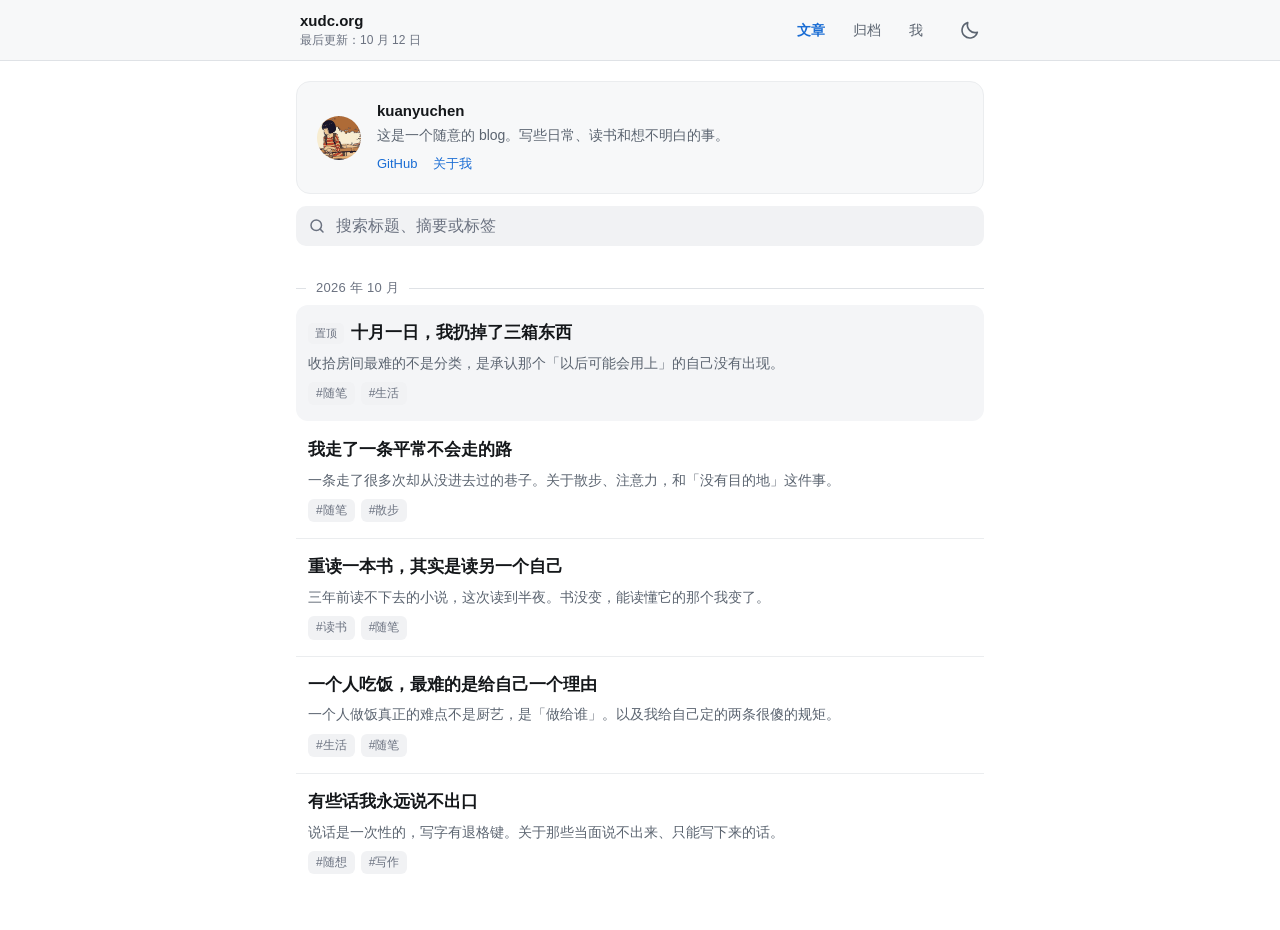
<file: index.html>
<!DOCTYPE html>
<html lang="zh-CN">
<head>
<meta charset="utf-8">
<meta name="viewport" content="width=device-width, initial-scale=1, viewport-fit=cover">
<title>文章 — xudc.org</title>
<meta name="description" content="kuanyuchen 的自学 Web 开发记录：HTML、CSS、JavaScript，每天一点。">
<script src="js/theme.js"></script>
<link rel="stylesheet" href="css/style.css">

<!-- 让 iOS 把这个站当成一个 App（而不是一个网址）装到主屏幕上。
     scope 写在 manifest 里 —— 它决定「哪些页面算这个 App 的地盘」，
     地盘内的跳转才不会掉回 Safari。详见 README「装到手机主屏幕上」。 -->
<link rel="manifest" href="manifest.webmanifest">
<link rel="apple-touch-icon" href="img/touxiang-180.png">
<meta name="apple-mobile-web-app-capable" content="yes">
<meta name="apple-mobile-web-app-title" content="xudc">
<meta name="mobile-web-app-capable" content="yes">
<!-- 独立窗口顶部那条状态栏的颜色：浅色/深色各一个，别再写两遍深色变量了 -->
<meta name="theme-color" content="#ffffff" media="(prefers-color-scheme: light)">
<meta name="theme-color" content="#0f1115" media="(prefers-color-scheme: dark)">
</head>
<body>

<header class="topbar">
  <div class="topbar-inner">
    <div class="brand">
      <span class="brand-text">
        <span class="bar-a">
          <span class="site-name">xudc.org</span>
          <!-- 这段静态文字是「没有 JavaScript 时」的兜底。
               有 JavaScript 时，js/app.js 会读下面列表里标了 data-newest
               那篇的日期，把它换成「最后更新：10 月 12 日」——
               也就是说，以后加文章不用再来改这一行。 -->
          <span class="site-meta" id="statusLatest">共 5 篇文章</span>
        </span>
      </span>
    </div>

    <!-- 桌面端导航：手机上 display: none，只在 ≥768px 时出现（见 style.css 第 14、15 节）。
         当前页在链接上加 .is-active，和底栏那三个保持一致。 -->
    <nav class="nav-desktop" aria-label="站点导航">
      <a href="index.html" class="is-active">文章</a>
      <a href="archive.html">归档</a>
      <a href="me.html">我</a>
    </nav>

    <button class="icon-btn" id="themeToggle" type="button" aria-label="切换到深色模式">
      <svg class="ico icon-moon" width="22" height="22" viewBox="0 0 24 24" fill="none" stroke="currentColor" stroke-width="1.8" stroke-linecap="round" stroke-linejoin="round" aria-hidden="true"><path d="M20 14.5A8.5 8.5 0 0 1 9.5 4a8.5 8.5 0 1 0 10.5 10.5z"/></svg>
      <svg class="ico icon-sun" width="22" height="22" viewBox="0 0 24 24" fill="none" stroke="currentColor" stroke-width="1.8" stroke-linecap="round" aria-hidden="true"><circle cx="12" cy="12" r="4"/><path d="M12 2v2M12 20v2M2 12h2M20 12h2M4.9 4.9l1.4 1.4M17.7 17.7l1.4 1.4M19.1 4.9l-1.4 1.4M6.3 17.7l-1.4 1.4"/></svg>
    </button>
  </div>
</header>

<main class="wrap">

  <!-- 页面上不显示这个标题，但搜索引擎和读屏软件需要它 -->
  <h1 class="sr-only">xudc.org 的文章列表</h1>

  <!-- 定位卡：告诉第一次来的人「这是谁的地方」。
       页面一打开就是搜索框加列表的话，太像一份没有署名的公文。
       手机上自动变成竖排（见 style.css 第 16 节）。 -->
  <section class="intro">
    <div class="intro-avatar" style="background-image: url('img/touxiang.jpg')" aria-hidden="true"></div>
    <div class="intro-text">
      <h2 class="intro-name">kuanyuchen</h2>
      <p class="intro-bio">这是一个随意的 blog。写些日常、读书和想不明白的事。</p>
      <p class="intro-links">
        <a href="https://github.com/kuanyuchen0309">GitHub</a>
        <a href="me.html">关于我</a>
      </p>
    </div>
  </section>

  <!-- 搜索：没有 JavaScript 时它不会筛，但也绝不会报错 -->
  <form class="search" role="search">
    <svg width="18" height="18" viewBox="0 0 24 24" fill="none" stroke="currentColor" stroke-width="2" stroke-linecap="round" aria-hidden="true"><circle cx="11" cy="11" r="7"/><path d="M20 20l-3.8-3.8"/></svg>
    <input id="q" type="search" placeholder="搜索标题、摘要或标签" autocomplete="off" enterkeyhint="search">
  </form>

  <div id="listWrap">

    <!-- 标签筛选的状态提示。
         默认 hidden，点了某个标签之后 js/app.js 才把它显示出来。
         没有 JavaScript 时它永远是隐藏的，标签也点不动 —— 不会出现
         「点了没反应」的死按钮。 -->
    <div class="filter-bar" id="filterBar" hidden>
      <span class="filter-label">筛选：<strong id="filterTag"></strong><span id="filterCount"></span></span>
      <button class="filter-clear" id="filterClear" type="button">清除</button>
    </div>

    <!-- 一个月一组。月份标题同时承担「日期」的展示，所以每篇文章里不再写日期。 -->
    <section class="month">
      <h2 class="month-title"><span>2026 年 10 月</span></h2>

      <ul class="post-list">

        <li class="post is-pinned" data-pin="1" data-tags="随笔 生活">
          <a class="post-link" href="posts/tidy-the-drawer.html">
            <h3 class="post-title"><span class="pin-badge">置顶</span>十月一日，我扔掉了三箱东西</h3>
            <p class="post-summary">收拾房间最难的不是分类，是承认那个「以后可能会用上」的自己没有出现。</p>
            <p class="post-tags"><span class="tag">#随笔</span><span class="tag">#生活</span></p>
          </a>
        </li>

        <li class="post" data-tags="随笔 散步">
          <a class="post-link" href="posts/an-autumn-walk.html">
            <h3 class="post-title">我走了一条平常不会走的路</h3>
            <p class="post-summary">一条走了很多次却从没进去过的巷子。关于散步、注意力，和「没有目的地」这件事。</p>
            <p class="post-tags"><span class="tag">#随笔</span><span class="tag">#散步</span></p>
          </a>
        </li>

        <li class="post" data-tags="读书 随笔">
          <a class="post-link" href="posts/rereading-an-old-book.html">
            <h3 class="post-title">重读一本书，其实是读另一个自己</h3>
            <p class="post-summary">三年前读不下去的小说，这次读到半夜。书没变，能读懂它的那个我变了。</p>
            <p class="post-tags"><span class="tag">#读书</span><span class="tag">#随笔</span></p>
          </a>
        </li>

        <li class="post" data-tags="生活 随笔">
          <a class="post-link" href="posts/cooking-for-one.html">
            <h3 class="post-title">一个人吃饭，最难的是给自己一个理由</h3>
            <p class="post-summary">一个人做饭真正的难点不是厨艺，是「做给谁」。以及我给自己定的两条很傻的规矩。</p>
            <p class="post-tags"><span class="tag">#生活</span><span class="tag">#随笔</span></p>
          </a>
        </li>

        <li class="post" data-tags="随想 写作" data-newest data-date="2026-10-12">
          <a class="post-link" href="posts/things-i-cant-say.html">
            <h3 class="post-title">有些话我永远说不出口</h3>
            <p class="post-summary">说话是一次性的，写字有退格键。关于那些当面说不出来、只能写下来的话。</p>
            <p class="post-tags"><span class="tag">#随想</span><span class="tag">#写作</span></p>
          </a>
        </li>

      </ul>
    </section>

  </div>

  <p class="list-empty" id="listEmpty" hidden>没有找到相关的文章。</p>

</main>

<nav class="tabbar">
  <div class="tabbar-inner">
    <a class="tab is-active" href="index.html">
      <svg viewBox="0 0 24 24" fill="none" stroke="currentColor" stroke-width="1.8" stroke-linecap="round" aria-hidden="true"><path d="M5 6h14M5 11h14M5 16h9"/></svg>
      文章
    </a>
    <a class="tab" href="archive.html">
      <svg viewBox="0 0 24 24" fill="none" stroke="currentColor" stroke-width="1.8" stroke-linecap="round" aria-hidden="true"><circle cx="12" cy="12" r="8"/><path d="M12 7.5V12l3 2"/></svg>
      归档
    </a>
    <a class="tab" href="me.html">
      <svg viewBox="0 0 24 24" fill="none" stroke="currentColor" stroke-width="1.8" stroke-linecap="round" aria-hidden="true"><circle cx="12" cy="8.5" r="4"/><path d="M5 20c.8-4 4-6 7-6s6.2 2 7 6"/></svg>
      我
    </a>
  </div>
</nav>

<script src="js/app.js"></script>
</body>
</html>
</file>
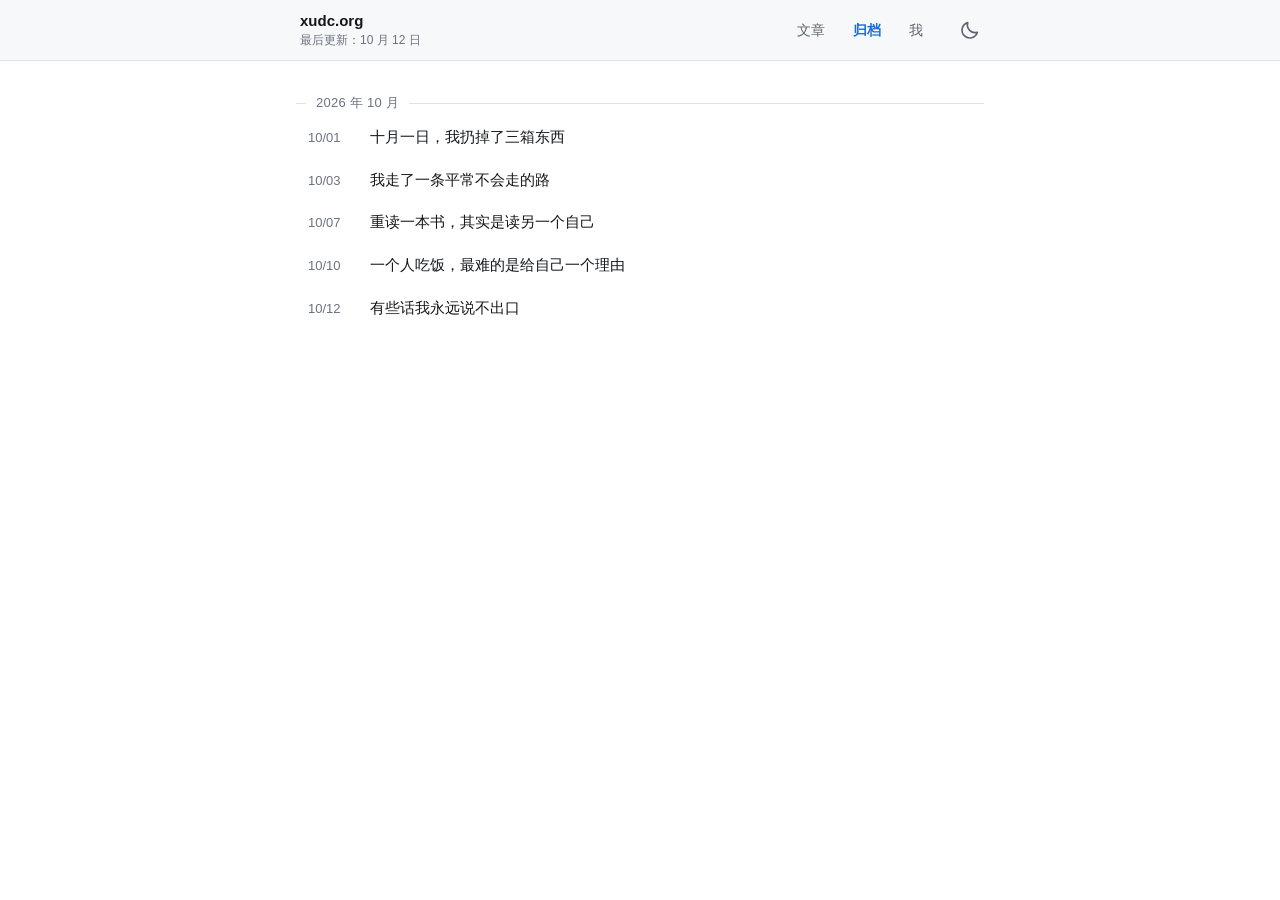
<file: archive.html>
<!DOCTYPE html>
<html lang="zh-CN">
<head>
<meta charset="utf-8">
<meta name="viewport" content="width=device-width, initial-scale=1, viewport-fit=cover">
<title>归档 — xudc.org</title>
<meta name="description" content="xudc.org 全部文章的按时间归档。">
<script src="js/theme.js"></script>
<link rel="stylesheet" href="css/style.css">

<!-- 让 iOS 把这个站当成一个 App（而不是一个网址）装到主屏幕上。
     scope 写在 manifest 里 —— 它决定「哪些页面算这个 App 的地盘」，
     地盘内的跳转才不会掉回 Safari。详见 README「装到手机主屏幕上」。 -->
<link rel="manifest" href="manifest.webmanifest">
<link rel="apple-touch-icon" href="img/touxiang-180.png">
<meta name="apple-mobile-web-app-capable" content="yes">
<meta name="apple-mobile-web-app-title" content="xudc">
<meta name="mobile-web-app-capable" content="yes">
<!-- 独立窗口顶部那条状态栏的颜色：浅色/深色各一个，别再写两遍深色变量了 -->
<meta name="theme-color" content="#ffffff" media="(prefers-color-scheme: light)">
<meta name="theme-color" content="#0f1115" media="(prefers-color-scheme: dark)">
</head>
<body>

<header class="topbar">
  <div class="topbar-inner">
    <div class="brand">
      <span class="brand-text">
        <span class="bar-a">
          <span class="site-name">xudc.org</span>
          <span class="site-meta" id="statusLatest">最后更新：10 月 12 日</span>
        </span>
      </span>
    </div>

    <!-- 桌面端导航：手机上 display: none，只在 ≥768px 时出现（见 style.css 第 14、15 节）。
         当前页在链接上加 .is-active，和底栏那三个保持一致。 -->
    <nav class="nav-desktop" aria-label="站点导航">
      <a href="index.html">文章</a>
      <a href="archive.html" class="is-active">归档</a>
      <a href="me.html">我</a>
    </nav>

    <button class="icon-btn" id="themeToggle" type="button" aria-label="切换到深色模式">
      <svg class="ico icon-moon" width="22" height="22" viewBox="0 0 24 24" fill="none" stroke="currentColor" stroke-width="1.8" stroke-linecap="round" stroke-linejoin="round" aria-hidden="true"><path d="M20 14.5A8.5 8.5 0 0 1 9.5 4a8.5 8.5 0 1 0 10.5 10.5z"/></svg>
      <svg class="ico icon-sun" width="22" height="22" viewBox="0 0 24 24" fill="none" stroke="currentColor" stroke-width="1.8" stroke-linecap="round" aria-hidden="true"><circle cx="12" cy="12" r="4"/><path d="M12 2v2M12 20v2M2 12h2M20 12h2M4.9 4.9l1.4 1.4M17.7 17.7l1.4 1.4M19.1 4.9l-1.4 1.4M6.3 17.7l-1.4 1.4"/></svg>
    </button>
  </div>
</header>

<main class="wrap">

  <h1 class="sr-only">xudc.org 的文章归档</h1>

  <!--
    归档和主页的列表用的是同一批文章，区别是：
      主页列表  = 标题 + 摘要 + 标签，用来「挑一篇读」
      归档      = 只有日期和标题，用来「一眼看完全部写过什么」
  -->

  <section class="month">
    <h2 class="month-title"><span>2026 年 10 月</span></h2>

    <ul class="archive-list">

      <li>
        <a class="archive-item" href="posts/tidy-the-drawer.html">
          <span class="archive-date">10/01</span>
          <span class="archive-title">十月一日，我扔掉了三箱东西</span>
        </a>
      </li>

      <li>
        <a class="archive-item" href="posts/an-autumn-walk.html">
          <span class="archive-date">10/03</span>
          <span class="archive-title">我走了一条平常不会走的路</span>
        </a>
      </li>

      <li>
        <a class="archive-item" href="posts/rereading-an-old-book.html">
          <span class="archive-date">10/07</span>
          <span class="archive-title">重读一本书，其实是读另一个自己</span>
        </a>
      </li>

      <li>
        <a class="archive-item" href="posts/cooking-for-one.html">
          <span class="archive-date">10/10</span>
          <span class="archive-title">一个人吃饭，最难的是给自己一个理由</span>
        </a>
      </li>

      <li>
        <a class="archive-item" href="posts/things-i-cant-say.html">
          <span class="archive-date">10/12</span>
          <span class="archive-title">有些话我永远说不出口</span>
        </a>
      </li>

    </ul>
  </section>

</main>

<nav class="tabbar">
  <div class="tabbar-inner">
    <a class="tab" href="index.html">
      <svg viewBox="0 0 24 24" fill="none" stroke="currentColor" stroke-width="1.8" stroke-linecap="round" aria-hidden="true"><path d="M5 6h14M5 11h14M5 16h9"/></svg>
      文章
    </a>
    <a class="tab is-active" href="archive.html">
      <svg viewBox="0 0 24 24" fill="none" stroke="currentColor" stroke-width="1.8" stroke-linecap="round" aria-hidden="true"><circle cx="12" cy="12" r="8"/><path d="M12 7.5V12l3 2"/></svg>
      归档
    </a>
    <a class="tab" href="me.html">
      <svg viewBox="0 0 24 24" fill="none" stroke="currentColor" stroke-width="1.8" stroke-linecap="round" aria-hidden="true"><circle cx="12" cy="8.5" r="4"/><path d="M5 20c.8-4 4-6 7-6s6.2 2 7 6"/></svg>
      我
    </a>
  </div>
</nav>

<script src="js/app.js"></script>
</body>
</html>
</file>
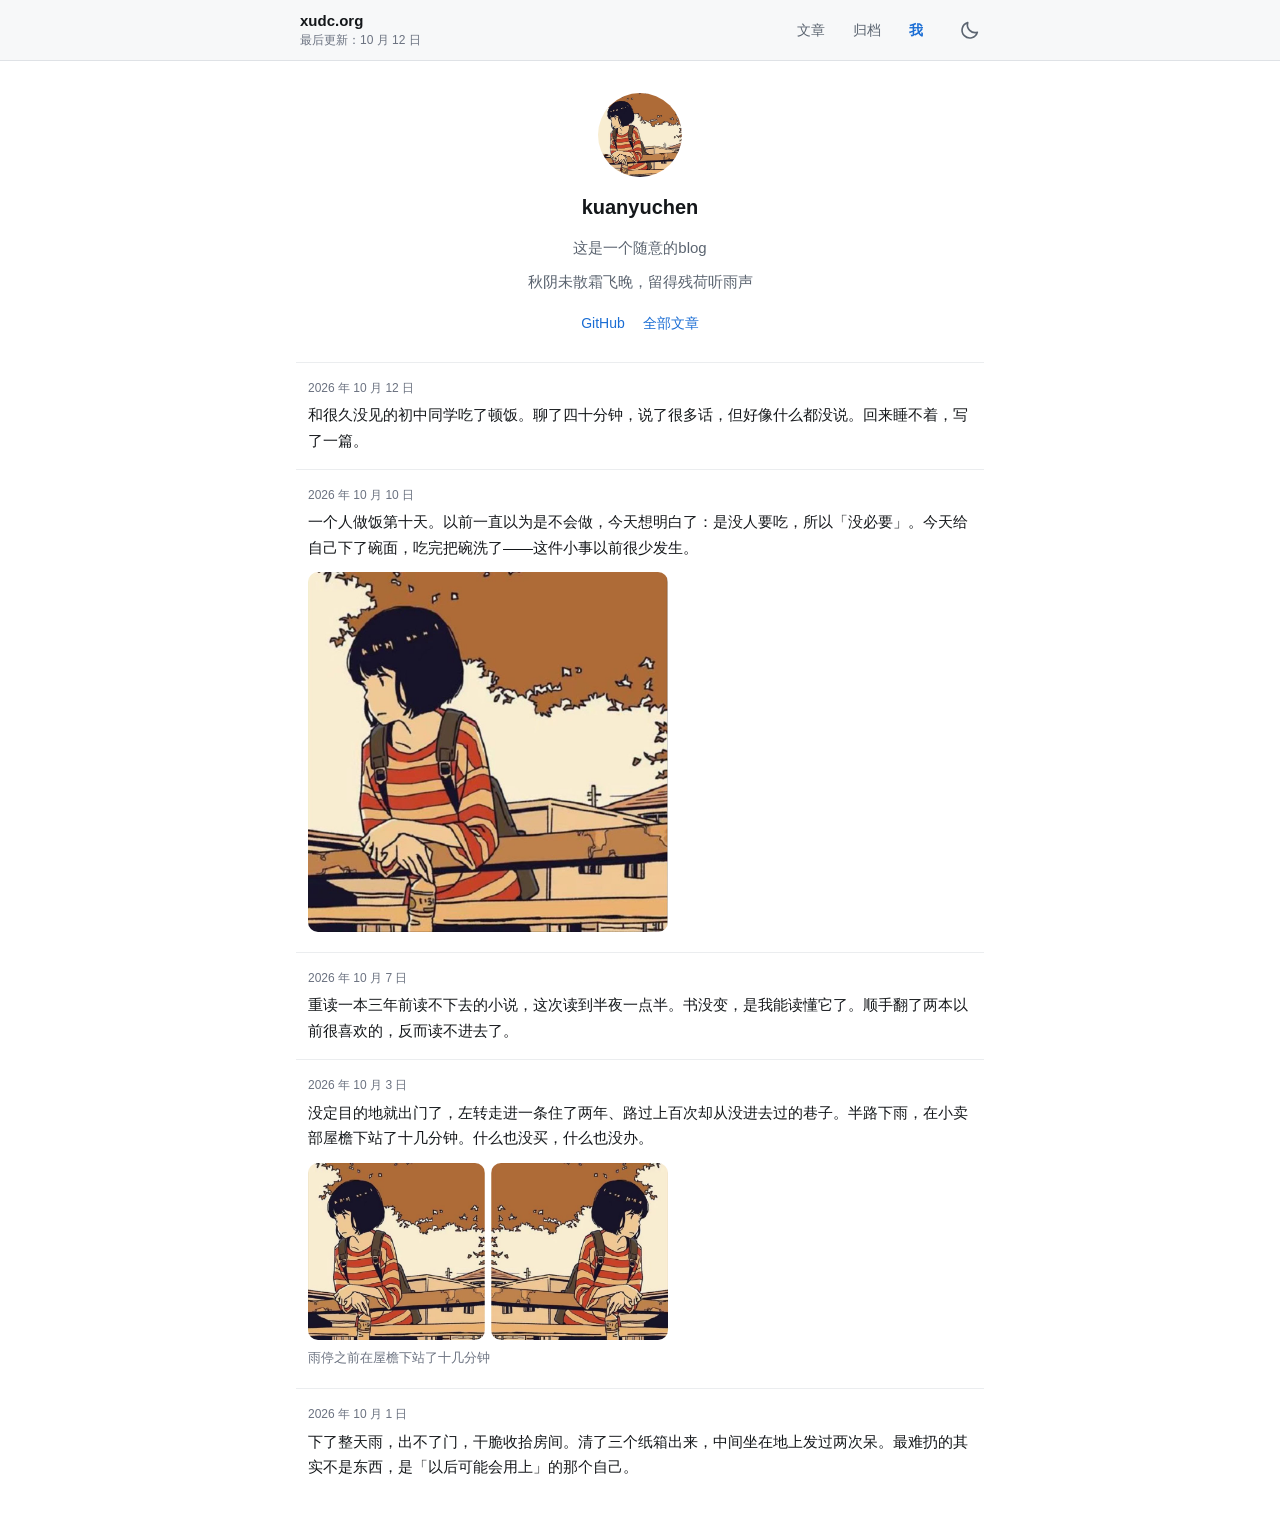
<file: me.html>
<!DOCTYPE html>
<html lang="zh-CN">

<head>
  <meta charset="utf-8">
  <meta name="viewport" content="width=device-width, initial-scale=1, viewport-fit=cover">
  <title>我 — xudc.org</title>
  <meta name="description" content="kuanyuchen，自学 Web 开发中。">
  <script src="js/theme.js"></script>
  <link rel="stylesheet" href="css/style.css">

  <!-- 让 iOS 把这个站当成一个 App（而不是一个网址）装到主屏幕上。
       scope 写在 manifest 里 —— 它决定「哪些页面算这个 App 的地盘」，
       地盘内的跳转才不会掉回 Safari。详见 README「装到手机主屏幕上」。 -->
  <link rel="manifest" href="manifest.webmanifest">
  <link rel="apple-touch-icon" href="img/touxiang-180.png">
  <meta name="apple-mobile-web-app-capable" content="yes">
  <meta name="apple-mobile-web-app-title" content="xudc">
  <meta name="mobile-web-app-capable" content="yes">
  <!-- 独立窗口顶部那条状态栏的颜色：浅色/深色各一个 -->
  <meta name="theme-color" content="#ffffff" media="(prefers-color-scheme: light)">
  <meta name="theme-color" content="#0f1115" media="(prefers-color-scheme: dark)">
</head>

<body>

  <header class="topbar">
    <div class="topbar-inner">
      <div class="brand">
        <span class="brand-text">

          <!-- 顶栏有两套内容，叠在同一个位置。
             页面在顶部时显示 A；往下翻过下面那一大块自我介绍之后，
             js/app.js 会给顶栏加上 is-alt，换成显示 B。
             两套内容都只占两行，所以高度不变、切换时不跳动。 -->

          <span class="bar-a">
            <span class="site-name">xudc.org</span>
            <!-- 归档页和「我」页没有文章列表，所以这里就是静态兜底文字，
                 不参与 js/app.js 的自动计算（那一段只在 index.html 有列表时生效）。
                 加文章或改动态之后，顺手把这一行的日期改掉。 -->
            <span class="site-meta" id="statusLatest">最后更新：10 月 12 日</span>
          </span>

          <span class="bar-b">
            <span class="site-name">kuanyuchen</span>
            <span class="site-meta">正在自学 Web 开发</span>
          </span>

        </span>
      </div>

      <!-- 桌面端导航：手机上 display: none，只在 ≥768px 时出现（见 style.css 第 14、15 节）。
           当前页在链接上加 .is-active，和底栏那三个保持一致。 -->
      <nav class="nav-desktop" aria-label="站点导航">
        <a href="index.html">文章</a>
        <a href="archive.html">归档</a>
        <a href="me.html" class="is-active">我</a>
      </nav>

      <button class="icon-btn" id="themeToggle" type="button" aria-label="切换到深色模式">
        <svg class="ico icon-moon" width="22" height="22" viewBox="0 0 24 24" fill="none" stroke="currentColor"
          stroke-width="1.8" stroke-linecap="round" stroke-linejoin="round" aria-hidden="true">
          <path d="M20 14.5A8.5 8.5 0 0 1 9.5 4a8.5 8.5 0 1 0 10.5 10.5z" />
        </svg>
        <svg class="ico icon-sun" width="22" height="22" viewBox="0 0 24 24" fill="none" stroke="currentColor"
          stroke-width="1.8" stroke-linecap="round" aria-hidden="true">
          <circle cx="12" cy="12" r="4" />
          <path
            d="M12 2v2M12 20v2M2 12h2M20 12h2M4.9 4.9l1.4 1.4M17.7 17.7l1.4 1.4M19.1 4.9l-1.4 1.4M6.3 17.7l-1.4 1.4" />
        </svg>
      </button>
    </div>
  </header>

  <main class="wrap">

    <section class="hero">
      <div class="hero-avatar" style="background-image: url('img/touxiang.jpg')" aria-hidden="true"></div>
      <h1 class="hero-name">kuanyuchen</h1>

      <div class="hero-bio">
        <p>这是一个随意的blog</p>
        <p> </p>
        <p>秋阴未散霜飞晚，留得残荷听雨声</p>
      </div>

      <p class="hero-links">
        <a href="https://github.com/kuanyuchen0309">GitHub</a>
        <a href="index.html">全部文章</a>
      </p>
    </section>

    <h2 class="sr-only">内容</h2>

    <ul class="feed">

      <li class="feed-item" id="d-2026-10-12">
        <time class="feed-date" datetime="2026-10-12">2026 年 10 月 12 日</time>
        <p class="feed-text">和很久没见的初中同学吃了顿饭。聊了四十分钟，说了很多话，但好像什么都没说。回来睡不着，写了一篇。</p>
      </li>

      <li class="feed-item" id="d-2026-10-10">
        <time class="feed-date" datetime="2026-10-10">2026 年 10 月 10 日</time>
        <p class="feed-text">一个人做饭第十天。以前一直以为是不会做，今天想明白了：是没人要吃，所以「没必要」。今天给自己下了碗面，吃完把碗洗了——这件小事以前很少发生。</p>
        <figure class="feed-figure">
          <img src="img/feed/2026-10-10-1.jpg" width="1200" height="1200" alt="一碗面" loading="lazy">
        </figure>
      </li>

      <li class="feed-item" id="d-2026-10-07">
        <time class="feed-date" datetime="2026-10-07">2026 年 10 月 7 日</time>
        <p class="feed-text">重读一本三年前读不下去的小说，这次读到半夜一点半。书没变，是我能读懂它了。顺手翻了两本以前很喜欢的，反而读不进去了。</p>
      </li>

      <li class="feed-item" id="d-2026-10-03">
        <time class="feed-date" datetime="2026-10-03">2026 年 10 月 3 日</time>
        <p class="feed-text">没定目的地就出门了，左转走进一条住了两年、路过上百次却从没进去过的巷子。半路下雨，在小卖部屋檐下站了十几分钟。什么也没买，什么也没办。</p>
        <figure class="feed-figure">
          <img src="img/feed/2026-10-03-1.jpg" width="600" height="600" alt="巷子" loading="lazy">
          <img src="img/feed/2026-10-03-2.jpg" width="600" height="600" alt="下雨天的屋檐" loading="lazy">
          <figcaption>雨停之前在屋檐下站了十几分钟</figcaption>
        </figure>
      </li>

      <li class="feed-item" id="d-2026-10-01">
        <time class="feed-date" datetime="2026-10-01">2026 年 10 月 1 日</time>
        <p class="feed-text">下了整天雨，出不了门，干脆收拾房间。清了三个纸箱出来，中间坐在地上发过两次呆。最难扔的其实不是东西，是「以后可能会用上」的那个自己。</p>
      </li>

    </ul>

  </main>

  <nav class="tabbar">
    <div class="tabbar-inner">
      <a class="tab" href="index.html">
        <svg viewBox="0 0 24 24" fill="none" stroke="currentColor" stroke-width="1.8" stroke-linecap="round"
          aria-hidden="true">
          <path d="M5 6h14M5 11h14M5 16h9" />
        </svg>
        文章
      </a>
      <a class="tab" href="archive.html">
        <svg viewBox="0 0 24 24" fill="none" stroke="currentColor" stroke-width="1.8" stroke-linecap="round"
          aria-hidden="true">
          <circle cx="12" cy="12" r="8" />
          <path d="M12 7.5V12l3 2" />
        </svg>
        归档
      </a>
      <a class="tab is-active" href="me.html">
        <svg viewBox="0 0 24 24" fill="none" stroke="currentColor" stroke-width="1.8" stroke-linecap="round"
          aria-hidden="true">
          <circle cx="12" cy="8.5" r="4" />
          <path d="M5 20c.8-4 4-6 7-6s6.2 2 7 6" />
        </svg>
        我
      </a>
    </div>
  </nav>

  <script src="js/app.js"></script>
</body>

</html>
</file>
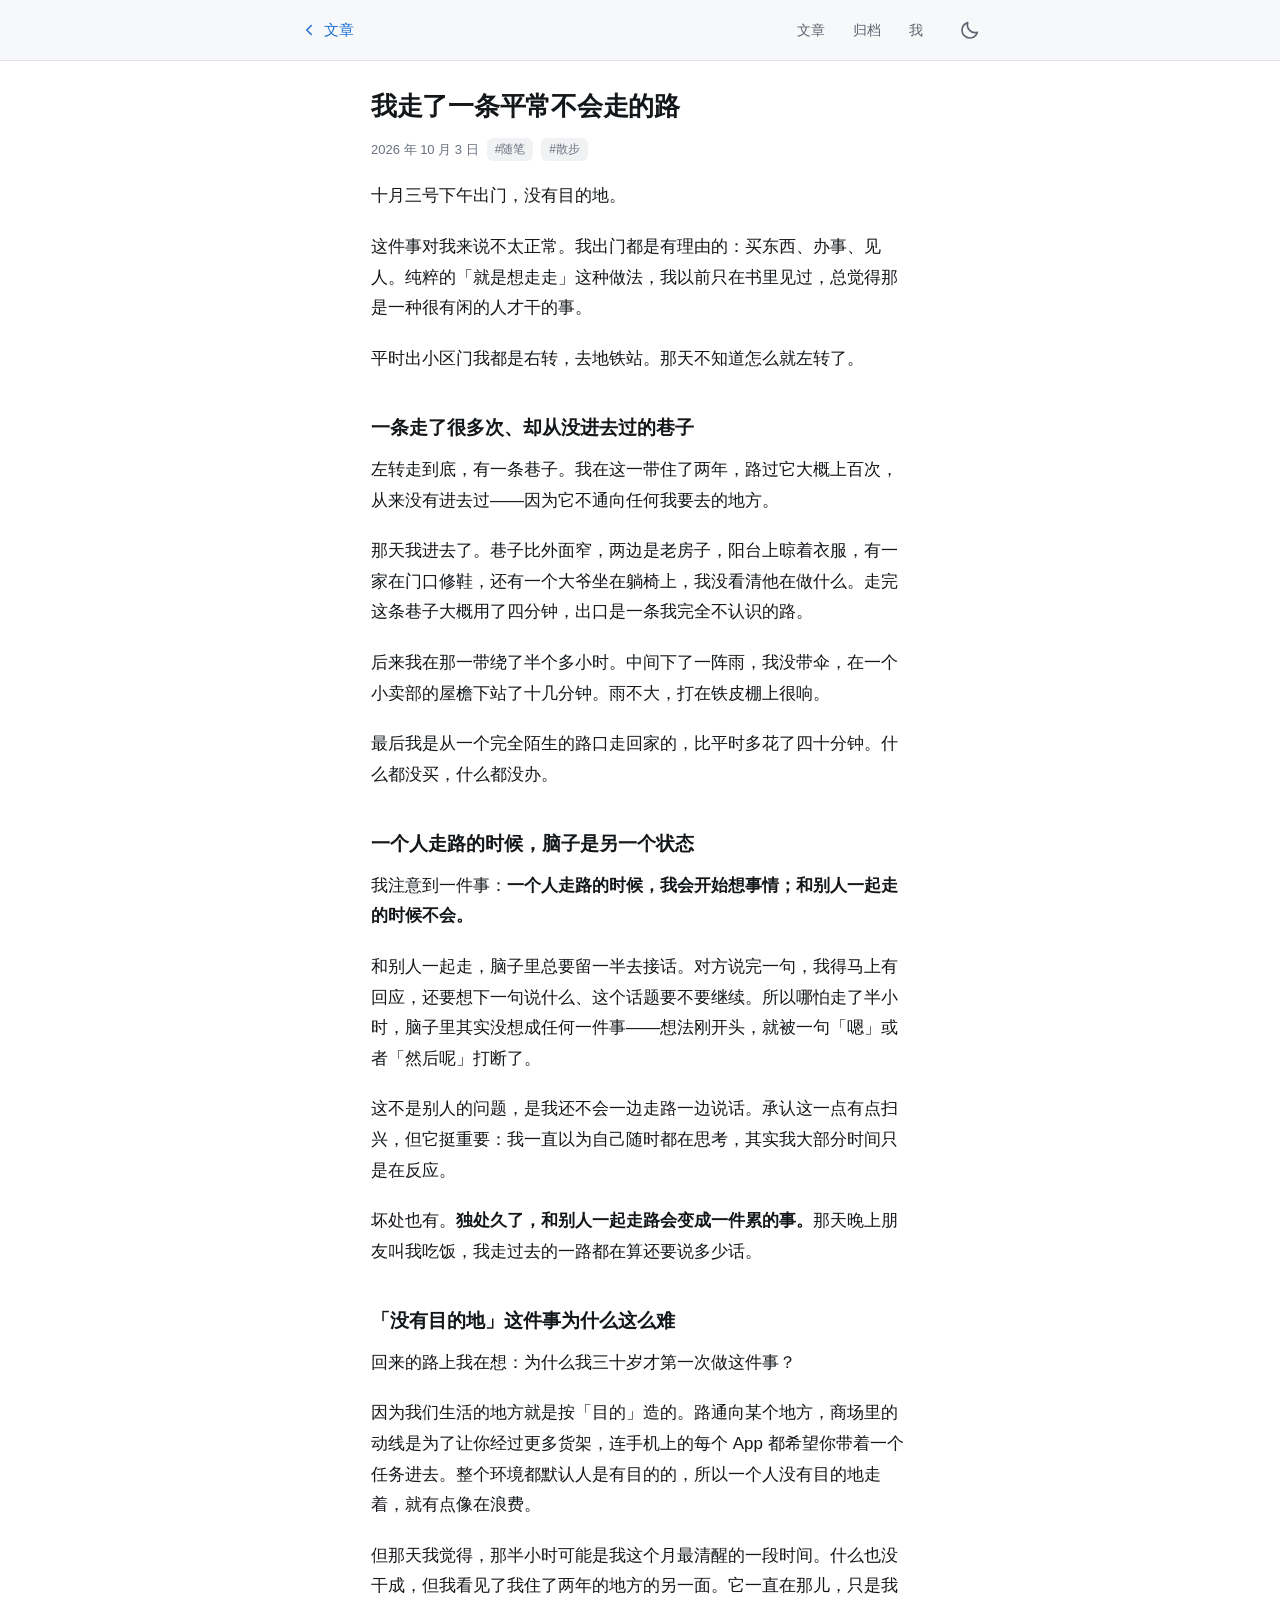
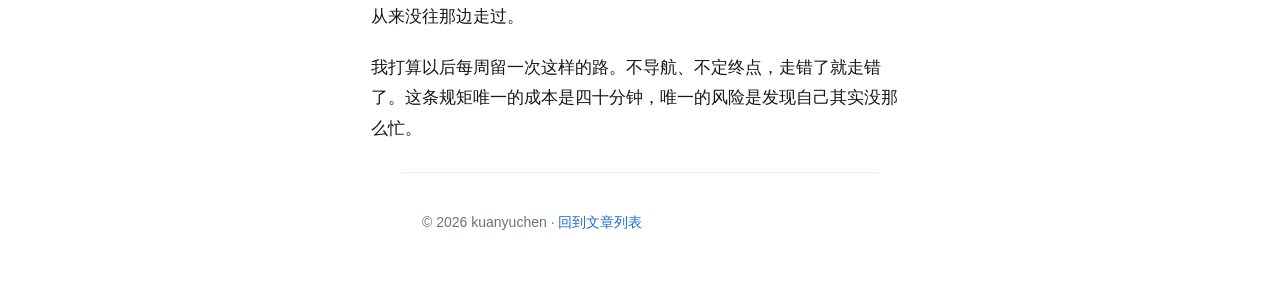
<file: posts/an-autumn-walk.html>
<!DOCTYPE html>
<html lang="zh-CN">
<head>
<meta charset="utf-8">
<meta name="viewport" content="width=device-width, initial-scale=1, viewport-fit=cover">
<title>我走了一条平常不会走的路 — xudc.org</title>
<meta name="description" content="一条走了很多次却从没进去过的巷子。关于散步、注意力，和「没有目的地」这件事。">
<script src="../js/theme.js"></script>
<link rel="stylesheet" href="../css/style.css">
<link rel="stylesheet" href="../css/post.css">

<!-- 让 iOS 把这个站当成一个 App（而不是一个网址）装到主屏幕上。
     scope 写在 manifest 里 —— 它决定「哪些页面算这个 App 的地盘」，
     地盘内的跳转才不会掉回 Safari。详见 README「装到手机主屏幕上」。 -->
<link rel="manifest" href="../manifest.webmanifest">
<link rel="apple-touch-icon" href="../img/touxiang-180.png">
<meta name="apple-mobile-web-app-capable" content="yes">
<meta name="apple-mobile-web-app-title" content="xudc">
<meta name="mobile-web-app-capable" content="yes">
<meta name="theme-color" content="#ffffff" media="(prefers-color-scheme: light)">
<meta name="theme-color" content="#0f1115" media="(prefers-color-scheme: dark)">
</head>
<body class="page-post">

<header class="topbar">
  <div class="topbar-inner">
    <a class="back" href="../index.html">
      <svg width="18" height="18" viewBox="0 0 24 24" fill="none" stroke="currentColor" stroke-width="2" stroke-linecap="round" stroke-linejoin="round" aria-hidden="true"><path d="M15 18l-6-6 6-6"/></svg>
      文章
    </a>

    <!-- 桌面端导航：手机上 display: none，只在 ≥768px 时出现（见 style.css 第 14、15 节）。
         文章页不属于那三个入口，所以这里没有 .is-active。 -->
    <nav class="nav-desktop" aria-label="站点导航">
      <a href="../index.html">文章</a>
      <a href="../archive.html">归档</a>
      <a href="../me.html">我</a>
    </nav>

    <button class="icon-btn" id="themeToggle" type="button" aria-label="切换到深色模式">
      <svg class="ico icon-moon" width="22" height="22" viewBox="0 0 24 24" fill="none" stroke="currentColor" stroke-width="1.8" stroke-linecap="round" stroke-linejoin="round" aria-hidden="true"><path d="M20 14.5A8.5 8.5 0 0 1 9.5 4a8.5 8.5 0 1 0 10.5 10.5z"/></svg>
      <svg class="ico icon-sun" width="22" height="22" viewBox="0 0 24 24" fill="none" stroke="currentColor" stroke-width="1.8" stroke-linecap="round" aria-hidden="true"><circle cx="12" cy="12" r="4"/><path d="M12 2v2M12 20v2M2 12h2M20 12h2M4.9 4.9l1.4 1.4M17.7 17.7l1.4 1.4M19.1 4.9l-1.4 1.4M6.3 17.7l-1.4 1.4"/></svg>
    </button>
  </div>
</header>

<main>
  <article class="prose">
    <h1>我走了一条平常不会走的路</h1>
    <p class="post-meta">
      <time datetime="2026-10-03">2026 年 10 月 3 日</time>
      <span class="tag">#随笔</span>
      <span class="tag">#散步</span>
    </p>

    <p>十月三号下午出门，没有目的地。</p>

    <p>这件事对我来说不太正常。我出门都是有理由的：买东西、办事、见人。纯粹的「就是想走走」这种做法，我以前只在书里见过，总觉得那是一种很有闲的人才干的事。</p>

    <p>平时出小区门我都是右转，去地铁站。那天不知道怎么就左转了。</p>

    <h2>一条走了很多次、却从没进去过的巷子</h2>

    <p>左转走到底，有一条巷子。我在这一带住了两年，路过它大概上百次，从来没有进去过——因为它不通向任何我要去的地方。</p>

    <p>那天我进去了。巷子比外面窄，两边是老房子，阳台上晾着衣服，有一家在门口修鞋，还有一个大爷坐在躺椅上，我没看清他在做什么。走完这条巷子大概用了四分钟，出口是一条我完全不认识的路。</p>

    <p>后来我在那一带绕了半个多小时。中间下了一阵雨，我没带伞，在一个小卖部的屋檐下站了十几分钟。雨不大，打在铁皮棚上很响。</p>

    <p>最后我是从一个完全陌生的路口走回家的，比平时多花了四十分钟。什么都没买，什么都没办。</p>

    <h2>一个人走路的时候，脑子是另一个状态</h2>

    <p>我注意到一件事：<strong>一个人走路的时候，我会开始想事情；和别人一起走的时候不会。</strong></p>

    <p>和别人一起走，脑子里总要留一半去接话。对方说完一句，我得马上有回应，还要想下一句说什么、这个话题要不要继续。所以哪怕走了半小时，脑子里其实没想成任何一件事——想法刚开头，就被一句「嗯」或者「然后呢」打断了。</p>

    <p>这不是别人的问题，是我还不会一边走路一边说话。承认这一点有点扫兴，但它挺重要：我一直以为自己随时都在思考，其实我大部分时间只是在反应。</p>

    <p>坏处也有。<strong>独处久了，和别人一起走路会变成一件累的事。</strong>那天晚上朋友叫我吃饭，我走过去的一路都在算还要说多少话。</p>

    <h2>「没有目的地」这件事为什么这么难</h2>

    <p>回来的路上我在想：为什么我三十岁才第一次做这件事？</p>

    <p>因为我们生活的地方就是按「目的」造的。路通向某个地方，商场里的动线是为了让你经过更多货架，连手机上的每个 App 都希望你带着一个任务进去。整个环境都默认人是有目的的，所以一个人没有目的地走着，就有点像在浪费。</p>

    <p>但那天我觉得，那半小时可能是我这个月最清醒的一段时间。什么也没干成，但我看见了我住了两年的地方的另一面。它一直在那儿，只是我从来没往那边走过。</p>

    <p>我打算以后每周留一次这样的路。不导航、不定终点，走错了就走错了。这条规矩唯一的成本是四十分钟，唯一的风险是发现自己其实没那么忙。</p>
  </article>
</main>

<footer class="post-footer">
  <p>© 2026 kuanyuchen · <a href="../index.html">回到文章列表</a></p>
</footer>

<script src="../js/app.js"></script>
</body>
</html>
</file>
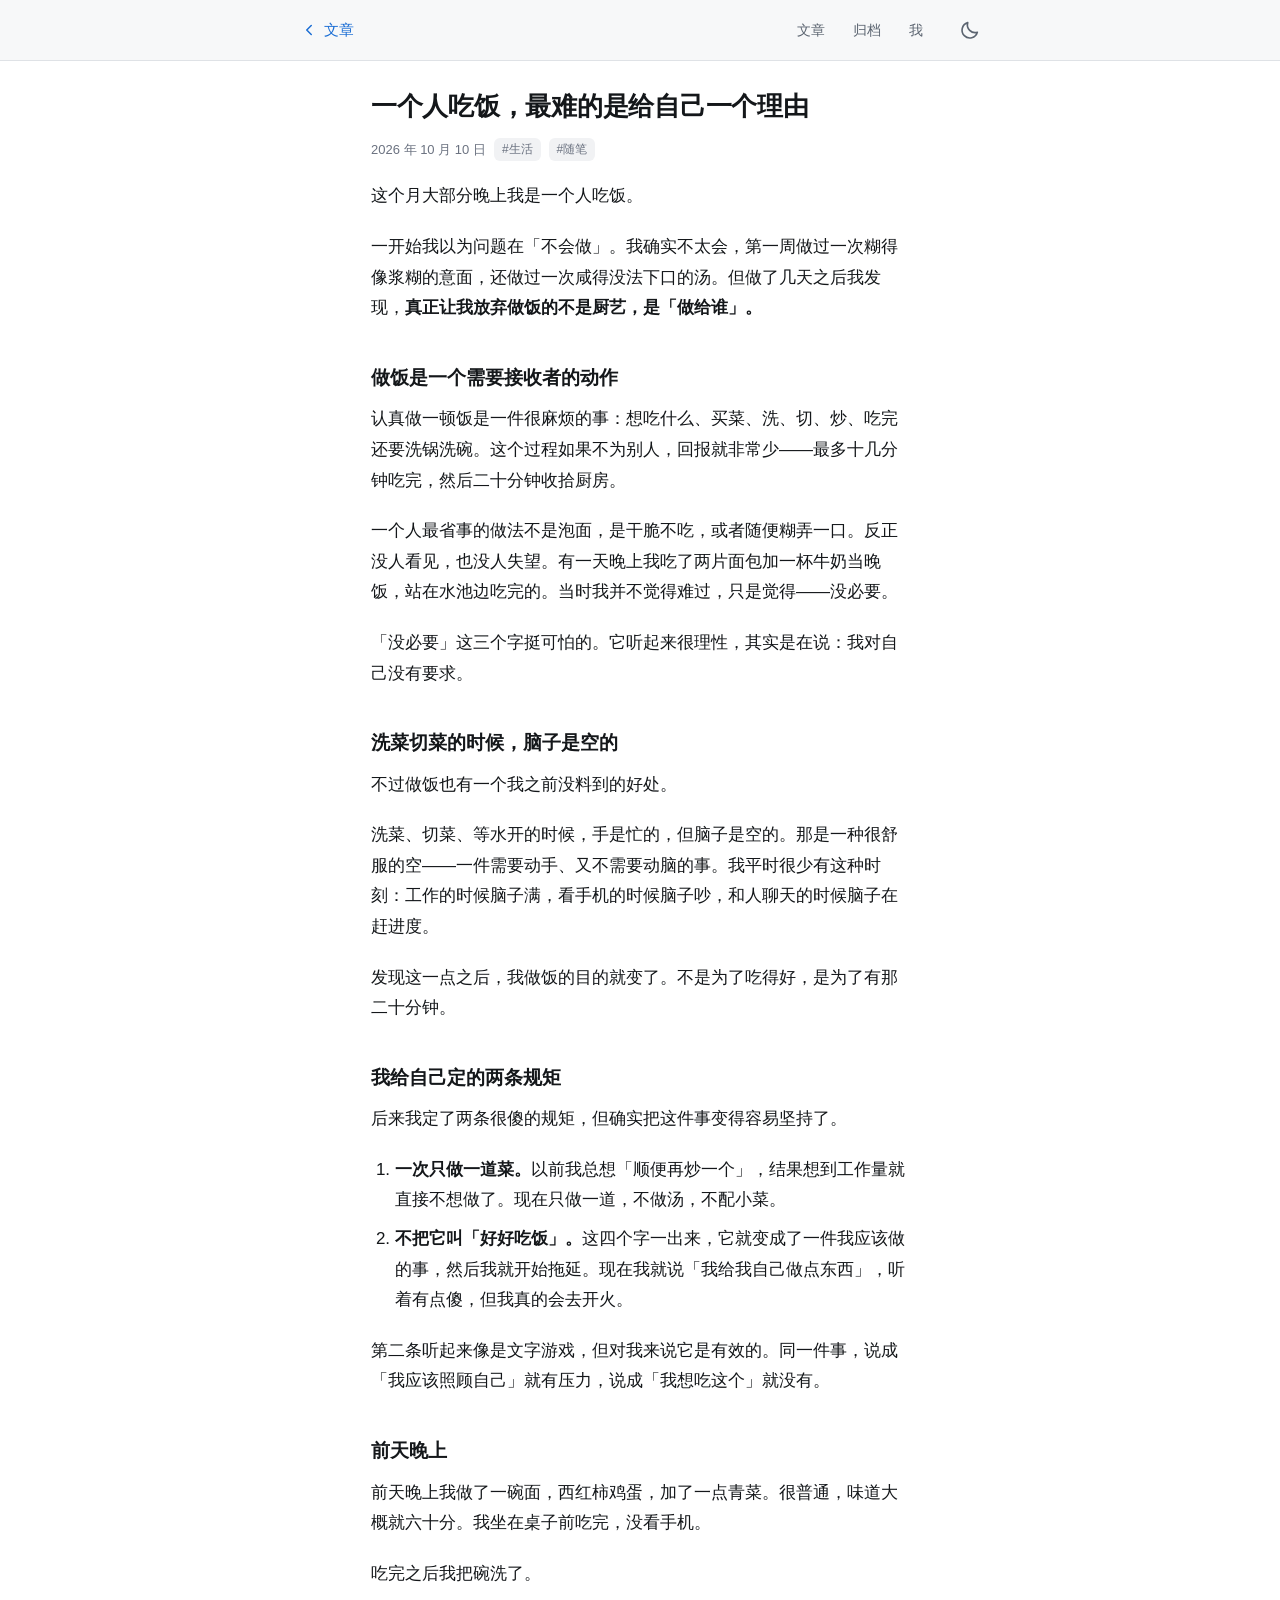
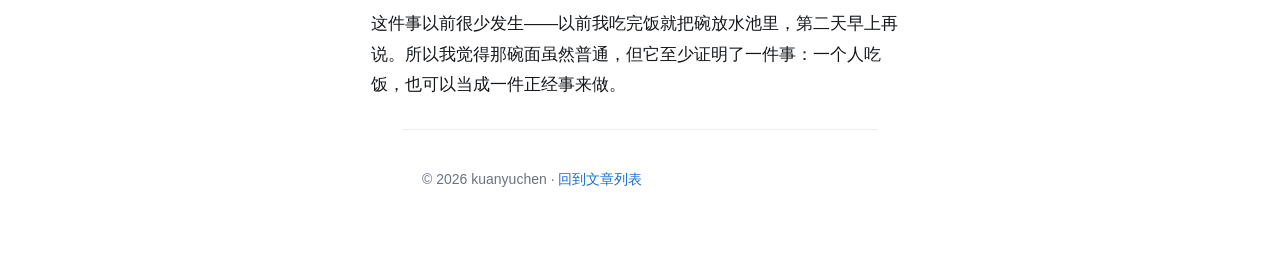
<file: posts/cooking-for-one.html>
<!DOCTYPE html>
<html lang="zh-CN">
<head>
<meta charset="utf-8">
<meta name="viewport" content="width=device-width, initial-scale=1, viewport-fit=cover">
<title>一个人吃饭，最难的是给自己一个理由 — xudc.org</title>
<meta name="description" content="一个人做饭真正的难点不是厨艺，是「做给谁」。以及我给自己定的两条很傻的规矩。">
<script src="../js/theme.js"></script>
<link rel="stylesheet" href="../css/style.css">
<link rel="stylesheet" href="../css/post.css">

<!-- 让 iOS 把这个站当成一个 App（而不是一个网址）装到主屏幕上。
     scope 写在 manifest 里 —— 它决定「哪些页面算这个 App 的地盘」，
     地盘内的跳转才不会掉回 Safari。详见 README「装到手机主屏幕上」。 -->
<link rel="manifest" href="../manifest.webmanifest">
<link rel="apple-touch-icon" href="../img/touxiang-180.png">
<meta name="apple-mobile-web-app-capable" content="yes">
<meta name="apple-mobile-web-app-title" content="xudc">
<meta name="mobile-web-app-capable" content="yes">
<meta name="theme-color" content="#ffffff" media="(prefers-color-scheme: light)">
<meta name="theme-color" content="#0f1115" media="(prefers-color-scheme: dark)">
</head>
<body class="page-post">

<header class="topbar">
  <div class="topbar-inner">
    <a class="back" href="../index.html">
      <svg width="18" height="18" viewBox="0 0 24 24" fill="none" stroke="currentColor" stroke-width="2" stroke-linecap="round" stroke-linejoin="round" aria-hidden="true"><path d="M15 18l-6-6 6-6"/></svg>
      文章
    </a>

    <!-- 桌面端导航：手机上 display: none，只在 ≥768px 时出现（见 style.css 第 14、15 节）。
         文章页不属于那三个入口，所以这里没有 .is-active。 -->
    <nav class="nav-desktop" aria-label="站点导航">
      <a href="../index.html">文章</a>
      <a href="../archive.html">归档</a>
      <a href="../me.html">我</a>
    </nav>

    <button class="icon-btn" id="themeToggle" type="button" aria-label="切换到深色模式">
      <svg class="ico icon-moon" width="22" height="22" viewBox="0 0 24 24" fill="none" stroke="currentColor" stroke-width="1.8" stroke-linecap="round" stroke-linejoin="round" aria-hidden="true"><path d="M20 14.5A8.5 8.5 0 0 1 9.5 4a8.5 8.5 0 1 0 10.5 10.5z"/></svg>
      <svg class="ico icon-sun" width="22" height="22" viewBox="0 0 24 24" fill="none" stroke="currentColor" stroke-width="1.8" stroke-linecap="round" aria-hidden="true"><circle cx="12" cy="12" r="4"/><path d="M12 2v2M12 20v2M2 12h2M20 12h2M4.9 4.9l1.4 1.4M17.7 17.7l1.4 1.4M19.1 4.9l-1.4 1.4M6.3 17.7l-1.4 1.4"/></svg>
    </button>
  </div>
</header>

<main>
  <article class="prose">
    <h1>一个人吃饭，最难的是给自己一个理由</h1>
    <p class="post-meta">
      <time datetime="2026-10-10">2026 年 10 月 10 日</time>
      <span class="tag">#生活</span>
      <span class="tag">#随笔</span>
    </p>

    <p>这个月大部分晚上我是一个人吃饭。</p>

    <p>一开始我以为问题在「不会做」。我确实不太会，第一周做过一次糊得像浆糊的意面，还做过一次咸得没法下口的汤。但做了几天之后我发现，<strong>真正让我放弃做饭的不是厨艺，是「做给谁」。</strong></p>

    <h2>做饭是一个需要接收者的动作</h2>

    <p>认真做一顿饭是一件很麻烦的事：想吃什么、买菜、洗、切、炒、吃完还要洗锅洗碗。这个过程如果不为别人，回报就非常少——最多十几分钟吃完，然后二十分钟收拾厨房。</p>

    <p>一个人最省事的做法不是泡面，是干脆不吃，或者随便糊弄一口。反正没人看见，也没人失望。有一天晚上我吃了两片面包加一杯牛奶当晚饭，站在水池边吃完的。当时我并不觉得难过，只是觉得——没必要。</p>

    <p>「没必要」这三个字挺可怕的。它听起来很理性，其实是在说：我对自己没有要求。</p>

    <h2>洗菜切菜的时候，脑子是空的</h2>

    <p>不过做饭也有一个我之前没料到的好处。</p>

    <p>洗菜、切菜、等水开的时候，手是忙的，但脑子是空的。那是一种很舒服的空——一件需要动手、又不需要动脑的事。我平时很少有这种时刻：工作的时候脑子满，看手机的时候脑子吵，和人聊天的时候脑子在赶进度。</p>

    <p>发现这一点之后，我做饭的目的就变了。不是为了吃得好，是为了有那二十分钟。</p>

    <h2>我给自己定的两条规矩</h2>

    <p>后来我定了两条很傻的规矩，但确实把这件事变得容易坚持了。</p>

    <ol>
      <li><strong>一次只做一道菜。</strong>以前我总想「顺便再炒一个」，结果想到工作量就直接不想做了。现在只做一道，不做汤，不配小菜。</li>
      <li><strong>不把它叫「好好吃饭」。</strong>这四个字一出来，它就变成了一件我应该做的事，然后我就开始拖延。现在我就说「我给我自己做点东西」，听着有点傻，但我真的会去开火。</li>
    </ol>

    <p>第二条听起来像是文字游戏，但对我来说它是有效的。同一件事，说成「我应该照顾自己」就有压力，说成「我想吃这个」就没有。</p>

    <h2>前天晚上</h2>

    <p>前天晚上我做了一碗面，西红柿鸡蛋，加了一点青菜。很普通，味道大概就六十分。我坐在桌子前吃完，没看手机。</p>

    <p>吃完之后我把碗洗了。</p>

    <p>这件事以前很少发生——以前我吃完饭就把碗放水池里，第二天早上再说。所以我觉得那碗面虽然普通，但它至少证明了一件事：一个人吃饭，也可以当成一件正经事来做。</p>
  </article>
</main>

<footer class="post-footer">
  <p>© 2026 kuanyuchen · <a href="../index.html">回到文章列表</a></p>
</footer>

<script src="../js/app.js"></script>
</body>
</html>
</file>
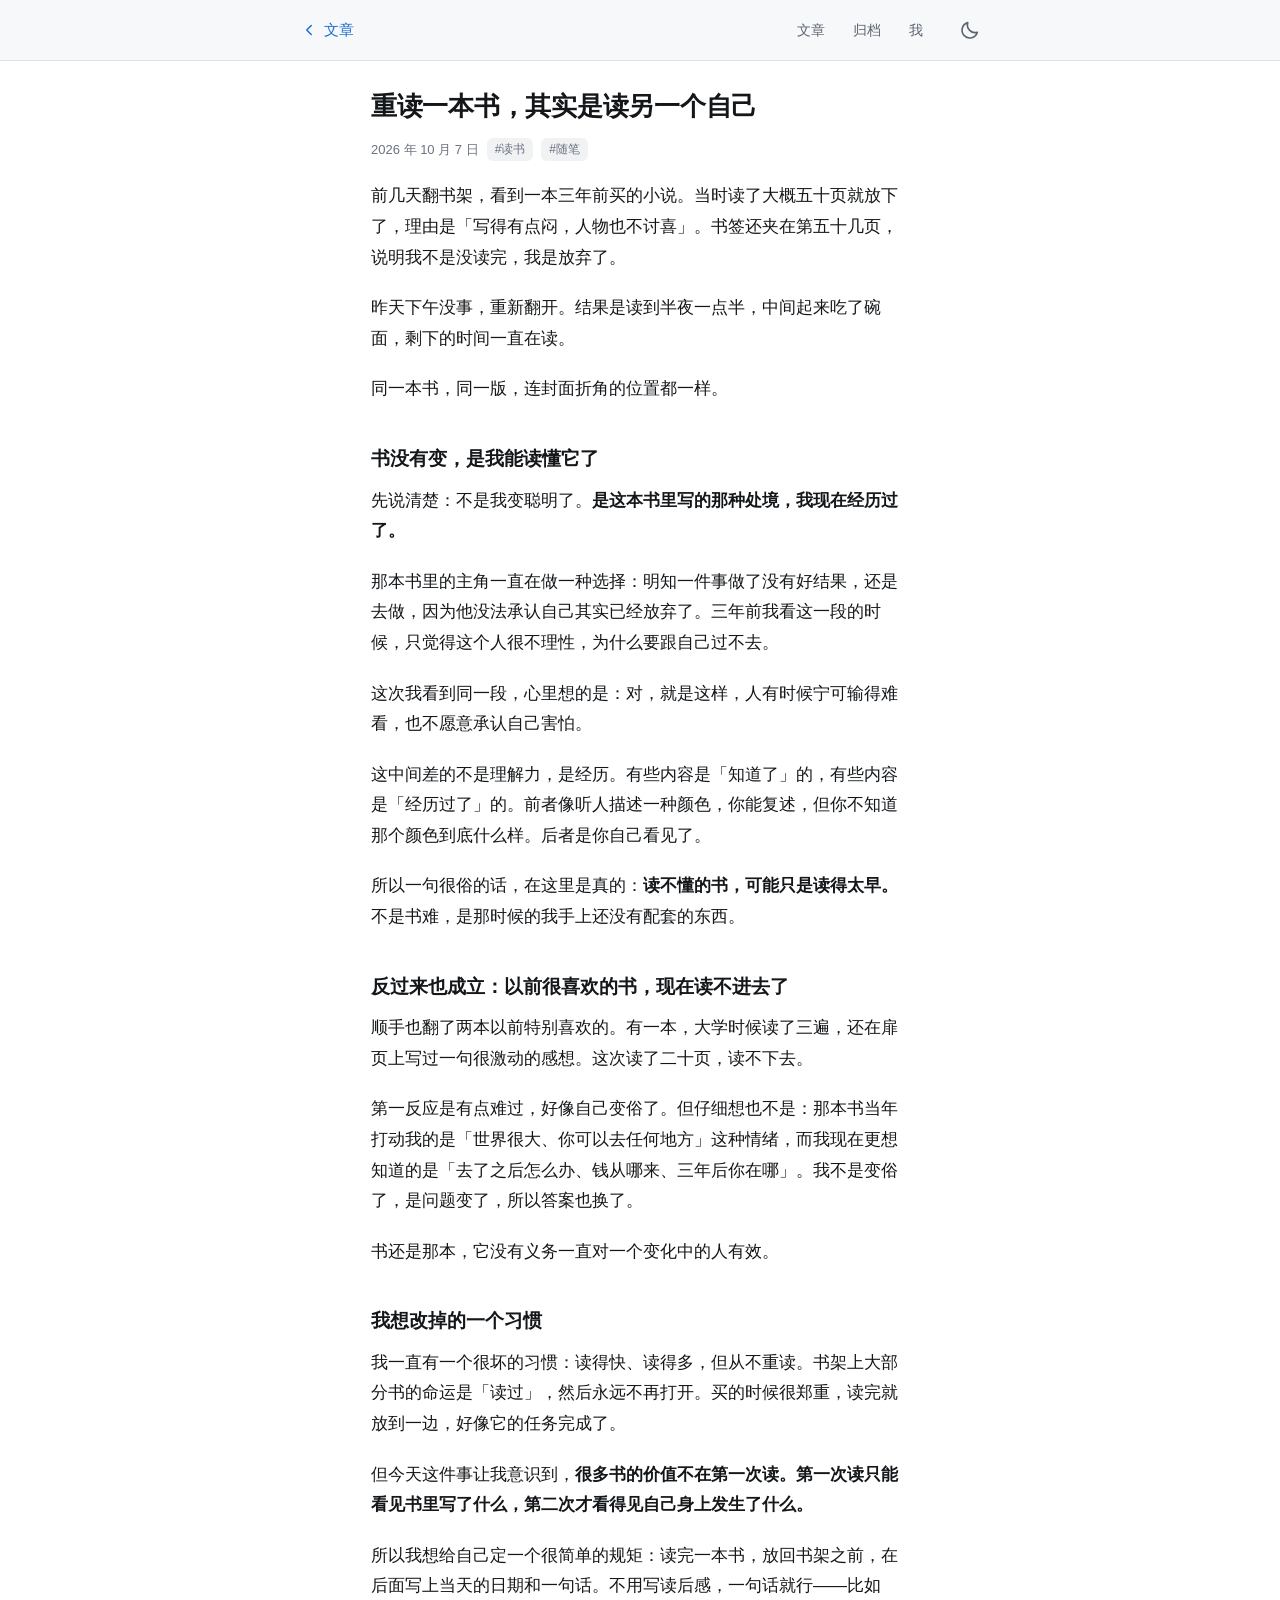
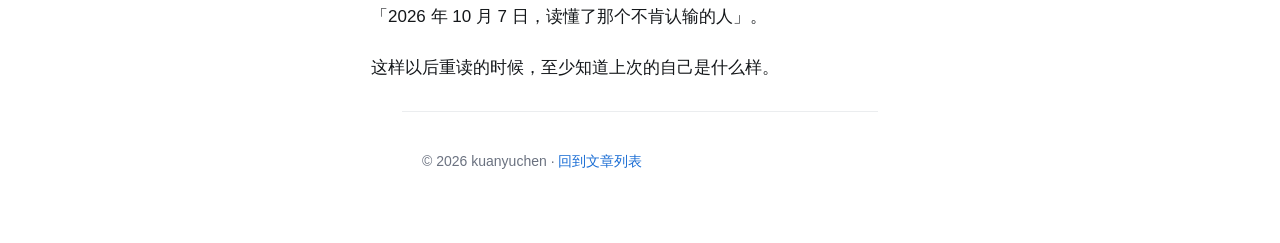
<file: posts/rereading-an-old-book.html>
<!DOCTYPE html>
<html lang="zh-CN">
<head>
<meta charset="utf-8">
<meta name="viewport" content="width=device-width, initial-scale=1, viewport-fit=cover">
<title>重读一本书，其实是读另一个自己 — xudc.org</title>
<meta name="description" content="三年前读不下去的小说，这次读到半夜。书没变，能读懂它的那个我变了。">
<script src="../js/theme.js"></script>
<link rel="stylesheet" href="../css/style.css">
<link rel="stylesheet" href="../css/post.css">

<!-- 让 iOS 把这个站当成一个 App（而不是一个网址）装到主屏幕上。
     scope 写在 manifest 里 —— 它决定「哪些页面算这个 App 的地盘」，
     地盘内的跳转才不会掉回 Safari。详见 README「装到手机主屏幕上」。 -->
<link rel="manifest" href="../manifest.webmanifest">
<link rel="apple-touch-icon" href="../img/touxiang-180.png">
<meta name="apple-mobile-web-app-capable" content="yes">
<meta name="apple-mobile-web-app-title" content="xudc">
<meta name="mobile-web-app-capable" content="yes">
<meta name="theme-color" content="#ffffff" media="(prefers-color-scheme: light)">
<meta name="theme-color" content="#0f1115" media="(prefers-color-scheme: dark)">
</head>
<body class="page-post">

<header class="topbar">
  <div class="topbar-inner">
    <a class="back" href="../index.html">
      <svg width="18" height="18" viewBox="0 0 24 24" fill="none" stroke="currentColor" stroke-width="2" stroke-linecap="round" stroke-linejoin="round" aria-hidden="true"><path d="M15 18l-6-6 6-6"/></svg>
      文章
    </a>

    <!-- 桌面端导航：手机上 display: none，只在 ≥768px 时出现（见 style.css 第 14、15 节）。
         文章页不属于那三个入口，所以这里没有 .is-active。 -->
    <nav class="nav-desktop" aria-label="站点导航">
      <a href="../index.html">文章</a>
      <a href="../archive.html">归档</a>
      <a href="../me.html">我</a>
    </nav>

    <button class="icon-btn" id="themeToggle" type="button" aria-label="切换到深色模式">
      <svg class="ico icon-moon" width="22" height="22" viewBox="0 0 24 24" fill="none" stroke="currentColor" stroke-width="1.8" stroke-linecap="round" stroke-linejoin="round" aria-hidden="true"><path d="M20 14.5A8.5 8.5 0 0 1 9.5 4a8.5 8.5 0 1 0 10.5 10.5z"/></svg>
      <svg class="ico icon-sun" width="22" height="22" viewBox="0 0 24 24" fill="none" stroke="currentColor" stroke-width="1.8" stroke-linecap="round" aria-hidden="true"><circle cx="12" cy="12" r="4"/><path d="M12 2v2M12 20v2M2 12h2M20 12h2M4.9 4.9l1.4 1.4M17.7 17.7l1.4 1.4M19.1 4.9l-1.4 1.4M6.3 17.7l-1.4 1.4"/></svg>
    </button>
  </div>
</header>

<main>
  <article class="prose">
    <h1>重读一本书，其实是读另一个自己</h1>
    <p class="post-meta">
      <time datetime="2026-10-07">2026 年 10 月 7 日</time>
      <span class="tag">#读书</span>
      <span class="tag">#随笔</span>
    </p>

    <p>前几天翻书架，看到一本三年前买的小说。当时读了大概五十页就放下了，理由是「写得有点闷，人物也不讨喜」。书签还夹在第五十几页，说明我不是没读完，我是放弃了。</p>

    <p>昨天下午没事，重新翻开。结果是读到半夜一点半，中间起来吃了碗面，剩下的时间一直在读。</p>

    <p>同一本书，同一版，连封面折角的位置都一样。</p>

    <h2>书没有变，是我能读懂它了</h2>

    <p>先说清楚：不是我变聪明了。<strong>是这本书里写的那种处境，我现在经历过了。</strong></p>

    <p>那本书里的主角一直在做一种选择：明知一件事做了没有好结果，还是去做，因为他没法承认自己其实已经放弃了。三年前我看这一段的时候，只觉得这个人很不理性，为什么要跟自己过不去。</p>

    <p>这次我看到同一段，心里想的是：对，就是这样，人有时候宁可输得难看，也不愿意承认自己害怕。</p>

    <p>这中间差的不是理解力，是经历。有些内容是「知道了」的，有些内容是「经历过了」的。前者像听人描述一种颜色，你能复述，但你不知道那个颜色到底什么样。后者是你自己看见了。</p>

    <p>所以一句很俗的话，在这里是真的：<strong>读不懂的书，可能只是读得太早。</strong>不是书难，是那时候的我手上还没有配套的东西。</p>

    <h2>反过来也成立：以前很喜欢的书，现在读不进去了</h2>

    <p>顺手也翻了两本以前特别喜欢的。有一本，大学时候读了三遍，还在扉页上写过一句很激动的感想。这次读了二十页，读不下去。</p>

    <p>第一反应是有点难过，好像自己变俗了。但仔细想也不是：那本书当年打动我的是「世界很大、你可以去任何地方」这种情绪，而我现在更想知道的是「去了之后怎么办、钱从哪来、三年后你在哪」。我不是变俗了，是问题变了，所以答案也换了。</p>

    <p>书还是那本，它没有义务一直对一个变化中的人有效。</p>

    <h2>我想改掉的一个习惯</h2>

    <p>我一直有一个很坏的习惯：读得快、读得多，但从不重读。书架上大部分书的命运是「读过」，然后永远不再打开。买的时候很郑重，读完就放到一边，好像它的任务完成了。</p>

    <p>但今天这件事让我意识到，<strong>很多书的价值不在第一次读。第一次读只能看见书里写了什么，第二次才看得见自己身上发生了什么。</strong></p>

    <p>所以我想给自己定一个很简单的规矩：读完一本书，放回书架之前，在后面写上当天的日期和一句话。不用写读后感，一句话就行——比如「2026 年 10 月 7 日，读懂了那个不肯认输的人」。</p>

    <p>这样以后重读的时候，至少知道上次的自己是什么样。</p>
  </article>
</main>

<footer class="post-footer">
  <p>© 2026 kuanyuchen · <a href="../index.html">回到文章列表</a></p>
</footer>

<script src="../js/app.js"></script>
</body>
</html>
</file>
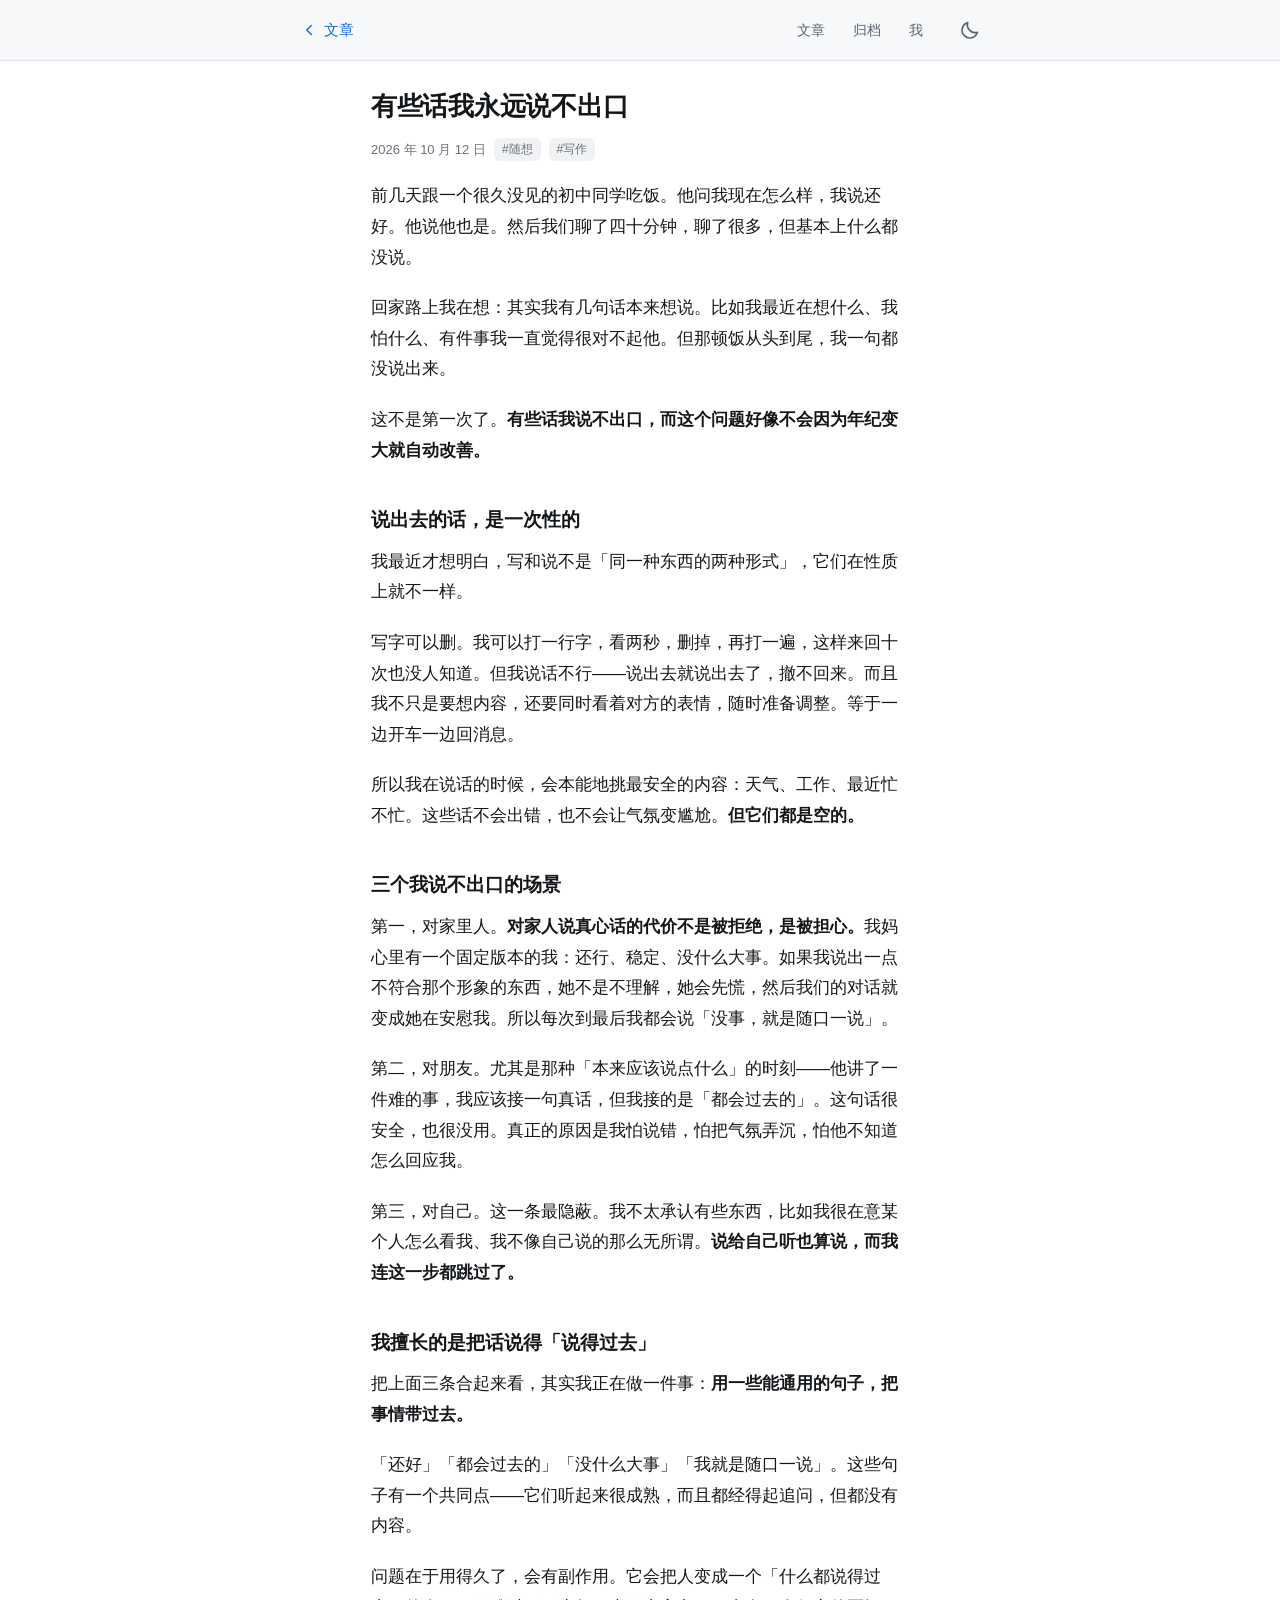
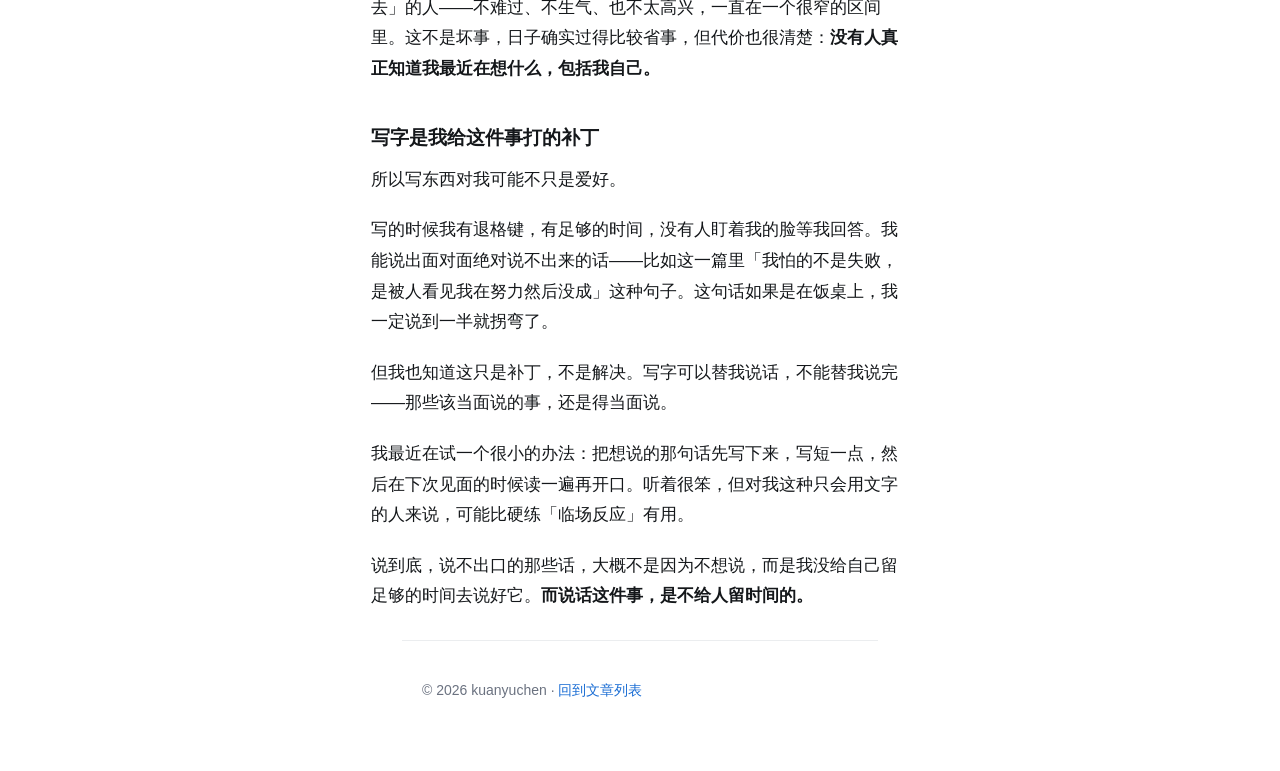
<file: posts/things-i-cant-say.html>
<!DOCTYPE html>
<html lang="zh-CN">
<head>
<meta charset="utf-8">
<meta name="viewport" content="width=device-width, initial-scale=1, viewport-fit=cover">
<title>有些话我永远说不出口 — xudc.org</title>
<meta name="description" content="说话是一次性的，写字有退格键。关于那些当面说不出来、只能写下来的话。">
<script src="../js/theme.js"></script>
<link rel="stylesheet" href="../css/style.css">
<link rel="stylesheet" href="../css/post.css">

<!-- 让 iOS 把这个站当成一个 App（而不是一个网址）装到主屏幕上。
     scope 写在 manifest 里 —— 它决定「哪些页面算这个 App 的地盘」，
     地盘内的跳转才不会掉回 Safari。详见 README「装到手机主屏幕上」。 -->
<link rel="manifest" href="../manifest.webmanifest">
<link rel="apple-touch-icon" href="../img/touxiang-180.png">
<meta name="apple-mobile-web-app-capable" content="yes">
<meta name="apple-mobile-web-app-title" content="xudc">
<meta name="mobile-web-app-capable" content="yes">
<meta name="theme-color" content="#ffffff" media="(prefers-color-scheme: light)">
<meta name="theme-color" content="#0f1115" media="(prefers-color-scheme: dark)">
</head>
<body class="page-post">

<header class="topbar">
  <div class="topbar-inner">
    <a class="back" href="../index.html">
      <svg width="18" height="18" viewBox="0 0 24 24" fill="none" stroke="currentColor" stroke-width="2" stroke-linecap="round" stroke-linejoin="round" aria-hidden="true"><path d="M15 18l-6-6 6-6"/></svg>
      文章
    </a>

    <!-- 桌面端导航：手机上 display: none，只在 ≥768px 时出现（见 style.css 第 14、15 节）。
         文章页不属于那三个入口，所以这里没有 .is-active。 -->
    <nav class="nav-desktop" aria-label="站点导航">
      <a href="../index.html">文章</a>
      <a href="../archive.html">归档</a>
      <a href="../me.html">我</a>
    </nav>

    <button class="icon-btn" id="themeToggle" type="button" aria-label="切换到深色模式">
      <svg class="ico icon-moon" width="22" height="22" viewBox="0 0 24 24" fill="none" stroke="currentColor" stroke-width="1.8" stroke-linecap="round" stroke-linejoin="round" aria-hidden="true"><path d="M20 14.5A8.5 8.5 0 0 1 9.5 4a8.5 8.5 0 1 0 10.5 10.5z"/></svg>
      <svg class="ico icon-sun" width="22" height="22" viewBox="0 0 24 24" fill="none" stroke="currentColor" stroke-width="1.8" stroke-linecap="round" aria-hidden="true"><circle cx="12" cy="12" r="4"/><path d="M12 2v2M12 20v2M2 12h2M20 12h2M4.9 4.9l1.4 1.4M17.7 17.7l1.4 1.4M19.1 4.9l-1.4 1.4M6.3 17.7l-1.4 1.4"/></svg>
    </button>
  </div>
</header>

<main>
  <article class="prose">
    <h1>有些话我永远说不出口</h1>
    <p class="post-meta">
      <time datetime="2026-10-12">2026 年 10 月 12 日</time>
      <span class="tag">#随想</span>
      <span class="tag">#写作</span>
    </p>

    <p>前几天跟一个很久没见的初中同学吃饭。他问我现在怎么样，我说还好。他说他也是。然后我们聊了四十分钟，聊了很多，但基本上什么都没说。</p>

    <p>回家路上我在想：其实我有几句话本来想说。比如我最近在想什么、我怕什么、有件事我一直觉得很对不起他。但那顿饭从头到尾，我一句都没说出来。</p>

    <p>这不是第一次了。<strong>有些话我说不出口，而这个问题好像不会因为年纪变大就自动改善。</strong></p>

    <h2>说出去的话，是一次性的</h2>

    <p>我最近才想明白，写和说不是「同一种东西的两种形式」，它们在性质上就不一样。</p>

    <p>写字可以删。我可以打一行字，看两秒，删掉，再打一遍，这样来回十次也没人知道。但我说话不行——说出去就说出去了，撤不回来。而且我不只是要想内容，还要同时看着对方的表情，随时准备调整。等于一边开车一边回消息。</p>

    <p>所以我在说话的时候，会本能地挑最安全的内容：天气、工作、最近忙不忙。这些话不会出错，也不会让气氛变尴尬。<strong>但它们都是空的。</strong></p>

    <h2>三个我说不出口的场景</h2>

    <p>第一，对家里人。<strong>对家人说真心话的代价不是被拒绝，是被担心。</strong>我妈心里有一个固定版本的我：还行、稳定、没什么大事。如果我说出一点不符合那个形象的东西，她不是不理解，她会先慌，然后我们的对话就变成她在安慰我。所以每次到最后我都会说「没事，就是随口一说」。</p>

    <p>第二，对朋友。尤其是那种「本来应该说点什么」的时刻——他讲了一件难的事，我应该接一句真话，但我接的是「都会过去的」。这句话很安全，也很没用。真正的原因是我怕说错，怕把气氛弄沉，怕他不知道怎么回应我。</p>

    <p>第三，对自己。这一条最隐蔽。我不太承认有些东西，比如我很在意某个人怎么看我、我不像自己说的那么无所谓。<strong>说给自己听也算说，而我连这一步都跳过了。</strong></p>

    <h2>我擅长的是把话说得「说得过去」</h2>

    <p>把上面三条合起来看，其实我正在做一件事：<strong>用一些能通用的句子，把事情带过去。</strong></p>

    <p>「还好」「都会过去的」「没什么大事」「我就是随口一说」。这些句子有一个共同点——它们听起来很成熟，而且都经得起追问，但都没有内容。</p>

    <p>问题在于用得久了，会有副作用。它会把人变成一个「什么都说得过去」的人——不难过、不生气、也不太高兴，一直在一个很窄的区间里。这不是坏事，日子确实过得比较省事，但代价也很清楚：<strong>没有人真正知道我最近在想什么，包括我自己。</strong></p>

    <h2>写字是我给这件事打的补丁</h2>

    <p>所以写东西对我可能不只是爱好。</p>

    <p>写的时候我有退格键，有足够的时间，没有人盯着我的脸等我回答。我能说出面对面绝对说不出来的话——比如这一篇里「我怕的不是失败，是被人看见我在努力然后没成」这种句子。这句话如果是在饭桌上，我一定说到一半就拐弯了。</p>

    <p>但我也知道这只是补丁，不是解决。写字可以替我说话，不能替我说完——那些该当面说的事，还是得当面说。</p>

    <p>我最近在试一个很小的办法：把想说的那句话先写下来，写短一点，然后在下次见面的时候读一遍再开口。听着很笨，但对我这种只会用文字的人来说，可能比硬练「临场反应」有用。</p>

    <p>说到底，说不出口的那些话，大概不是因为不想说，而是我没给自己留足够的时间去说好它。<strong>而说话这件事，是不给人留时间的。</strong></p>
  </article>
</main>

<footer class="post-footer">
  <p>© 2026 kuanyuchen · <a href="../index.html">回到文章列表</a></p>
</footer>

<script src="../js/app.js"></script>
</body>
</html>
</file>
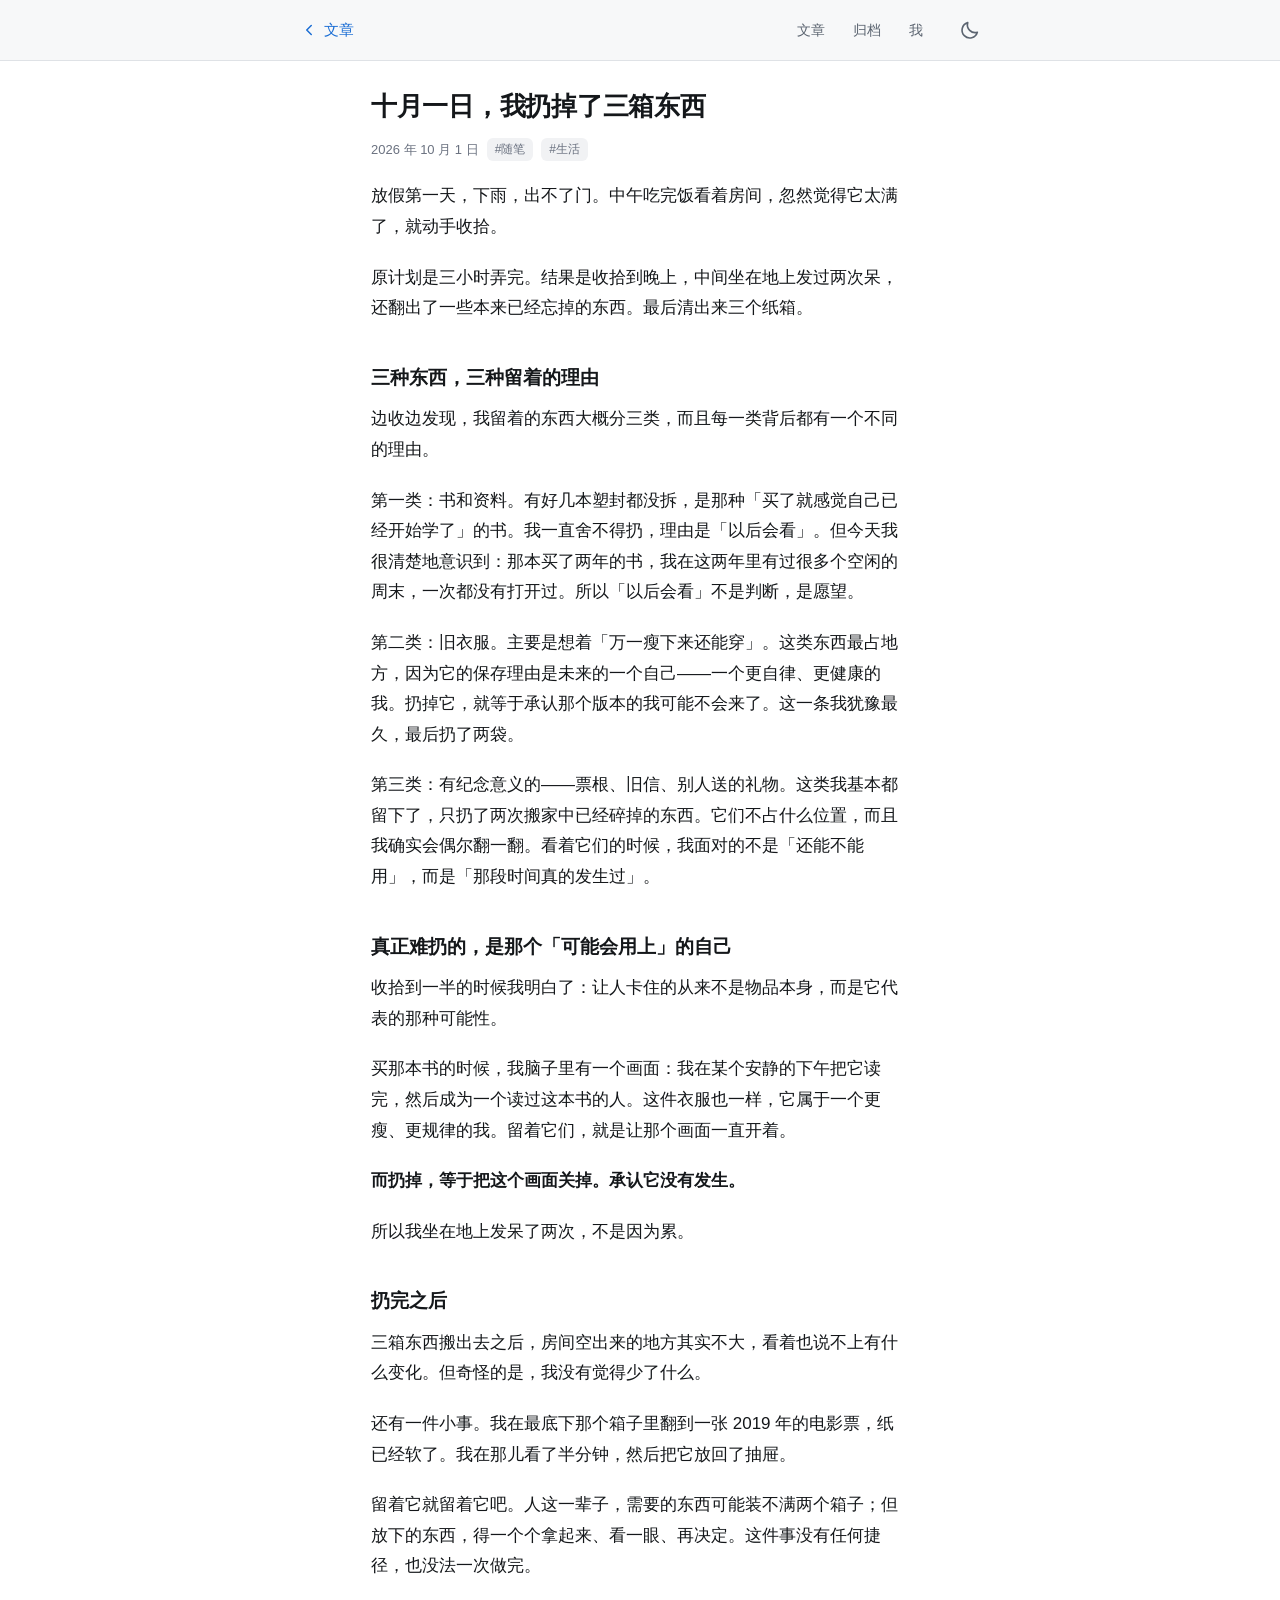
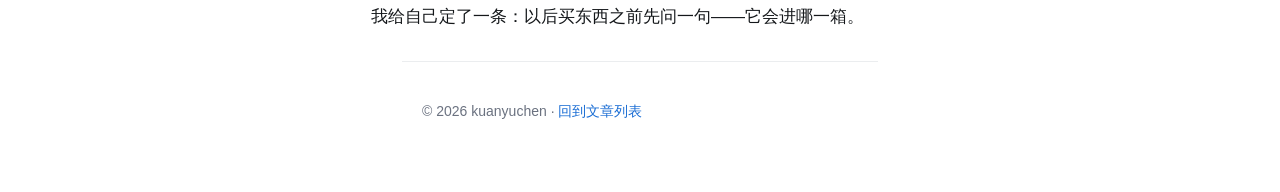
<file: posts/tidy-the-drawer.html>
<!DOCTYPE html>
<html lang="zh-CN">
<head>
<meta charset="utf-8">
<meta name="viewport" content="width=device-width, initial-scale=1, viewport-fit=cover">
<title>十月一日，我扔掉了三箱东西 — xudc.org</title>
<meta name="description" content="收拾房间最难的不是分类，是承认那个「以后可能会用上」的自己没有出现。">
<script src="../js/theme.js"></script>
<link rel="stylesheet" href="../css/style.css">
<link rel="stylesheet" href="../css/post.css">

<!-- 让 iOS 把这个站当成一个 App（而不是一个网址）装到主屏幕上。
     scope 写在 manifest 里 —— 它决定「哪些页面算这个 App 的地盘」，
     地盘内的跳转才不会掉回 Safari。详见 README「装到手机主屏幕上」。 -->
<link rel="manifest" href="../manifest.webmanifest">
<link rel="apple-touch-icon" href="../img/touxiang-180.png">
<meta name="apple-mobile-web-app-capable" content="yes">
<meta name="apple-mobile-web-app-title" content="xudc">
<meta name="mobile-web-app-capable" content="yes">
<meta name="theme-color" content="#ffffff" media="(prefers-color-scheme: light)">
<meta name="theme-color" content="#0f1115" media="(prefers-color-scheme: dark)">
</head>
<body class="page-post">

<header class="topbar">
  <div class="topbar-inner">
    <a class="back" href="../index.html">
      <svg width="18" height="18" viewBox="0 0 24 24" fill="none" stroke="currentColor" stroke-width="2" stroke-linecap="round" stroke-linejoin="round" aria-hidden="true"><path d="M15 18l-6-6 6-6"/></svg>
      文章
    </a>

    <!-- 桌面端导航：手机上 display: none，只在 ≥768px 时出现（见 style.css 第 14、15 节）。
         文章页不属于那三个入口，所以这里没有 .is-active。 -->
    <nav class="nav-desktop" aria-label="站点导航">
      <a href="../index.html">文章</a>
      <a href="../archive.html">归档</a>
      <a href="../me.html">我</a>
    </nav>

    <button class="icon-btn" id="themeToggle" type="button" aria-label="切换到深色模式">
      <svg class="ico icon-moon" width="22" height="22" viewBox="0 0 24 24" fill="none" stroke="currentColor" stroke-width="1.8" stroke-linecap="round" stroke-linejoin="round" aria-hidden="true"><path d="M20 14.5A8.5 8.5 0 0 1 9.5 4a8.5 8.5 0 1 0 10.5 10.5z"/></svg>
      <svg class="ico icon-sun" width="22" height="22" viewBox="0 0 24 24" fill="none" stroke="currentColor" stroke-width="1.8" stroke-linecap="round" aria-hidden="true"><circle cx="12" cy="12" r="4"/><path d="M12 2v2M12 20v2M2 12h2M20 12h2M4.9 4.9l1.4 1.4M17.7 17.7l1.4 1.4M19.1 4.9l-1.4 1.4M6.3 17.7l-1.4 1.4"/></svg>
    </button>
  </div>
</header>

<main>
  <article class="prose">
    <h1>十月一日，我扔掉了三箱东西</h1>
    <p class="post-meta">
      <time datetime="2026-10-01">2026 年 10 月 1 日</time>
      <span class="tag">#随笔</span>
      <span class="tag">#生活</span>
    </p>

    <p>放假第一天，下雨，出不了门。中午吃完饭看着房间，忽然觉得它太满了，就动手收拾。</p>

    <p>原计划是三小时弄完。结果是收拾到晚上，中间坐在地上发过两次呆，还翻出了一些本来已经忘掉的东西。最后清出来三个纸箱。</p>

    <h2>三种东西，三种留着的理由</h2>

    <p>边收边发现，我留着的东西大概分三类，而且每一类背后都有一个不同的理由。</p>

    <p>第一类：书和资料。有好几本塑封都没拆，是那种「买了就感觉自己已经开始学了」的书。我一直舍不得扔，理由是「以后会看」。但今天我很清楚地意识到：那本买了两年的书，我在这两年里有过很多个空闲的周末，一次都没有打开过。所以「以后会看」不是判断，是愿望。</p>

    <p>第二类：旧衣服。主要是想着「万一瘦下来还能穿」。这类东西最占地方，因为它的保存理由是未来的一个自己——一个更自律、更健康的我。扔掉它，就等于承认那个版本的我可能不会来了。这一条我犹豫最久，最后扔了两袋。</p>

    <p>第三类：有纪念意义的——票根、旧信、别人送的礼物。这类我基本都留下了，只扔了两次搬家中已经碎掉的东西。它们不占什么位置，而且我确实会偶尔翻一翻。看着它们的时候，我面对的不是「还能不能用」，而是「那段时间真的发生过」。</p>

    <h2>真正难扔的，是那个「可能会用上」的自己</h2>

    <p>收拾到一半的时候我明白了：让人卡住的从来不是物品本身，而是它代表的那种可能性。</p>

    <p>买那本书的时候，我脑子里有一个画面：我在某个安静的下午把它读完，然后成为一个读过这本书的人。这件衣服也一样，它属于一个更瘦、更规律的我。留着它们，就是让那个画面一直开着。</p>

    <p><strong>而扔掉，等于把这个画面关掉。承认它没有发生。</strong></p>

    <p>所以我坐在地上发呆了两次，不是因为累。</p>

    <h2>扔完之后</h2>

    <p>三箱东西搬出去之后，房间空出来的地方其实不大，看着也说不上有什么变化。但奇怪的是，我没有觉得少了什么。</p>

    <p>还有一件小事。我在最底下那个箱子里翻到一张 2019 年的电影票，纸已经软了。我在那儿看了半分钟，然后把它放回了抽屉。</p>

    <p>留着它就留着它吧。人这一辈子，需要的东西可能装不满两个箱子；但放下的东西，得一个个拿起来、看一眼、再决定。这件事没有任何捷径，也没法一次做完。</p>

    <p>我给自己定了一条：以后买东西之前先问一句——它会进哪一箱。</p>
  </article>
</main>

<footer class="post-footer">
  <p>© 2026 kuanyuchen · <a href="../index.html">回到文章列表</a></p>
</footer>

<script src="../js/app.js"></script>
</body>
</html>
</file>
<file: css/style.css>
/* ============================================================================
   xudc.org —— 全站样式
   ----------------------------------------------------------------------------
   这个文件负责：配色变量、顶栏、底栏、文章列表、归档页、「我」页、搜索框。

   文章正文的排版在 css/post.css 里（只有文章页会加载它）。

   ⚠️ 改配色时注意：深色那组变量写了【两遍】（下面第 2 节和第 3 节），
      两处内容必须完全一致。原因见第 2 节顶部的注释。
   ============================================================================ */


/* ============================================================================
   1. 浅色配色（默认）
   ============================================================================ */
html {
  /* 告诉浏览器"这个页面在浅色模式下"，这样滚动条、表单控件也会跟着变 */
  color-scheme: light;

  --bg: #ffffff;          /* 页面底色 */
  --bg-soft: #f7f8f9;     /* 顶栏、底栏 */
  --bg-sunken: #f1f2f4;   /* 搜索框、标签、代码块的底 */
  --bg-pin: #f4f5f7;      /* 置顶文章那一行的底（全站唯一的"强调"） */

  --text: #14171a;        /* 正文主色 */
  --text-sub: #5b6470;    /* 次要文字：摘要、说明 —— 白底上 6.00:1 */
  --text-meta: #6b7280;   /* 元信息：日期、标签 —— 白底上 4.83:1 */

  --line: #ebedef;        /* 列表里那种几乎看不见的分隔线 */
  --line-strong: #dfe2e6; /* 需要看得见的分隔线（顶栏、底栏） */

  --accent: #1a6dd4;      /* 链接、当前标签页 —— 白底上 5.02:1 */
  --press: #eef0f2;       /* 手指按下去时的反馈色 */

  --col: 640px;           /* 内容列的最大宽度（电脑上居中） */
  --topbar-h: 56px;
  --tabbar-h: 56px;
}


/* ============================================================================
   2. 深色配色（跟随系统）
   ----------------------------------------------------------------------------
   条件写的是 html:not([data-theme="light"])，意思是：
   「系统是深色，而且用户没有手动把主题锁成浅色」时才生效。

   第 3 节是「用户手动点开关选了深色」时生效。

   为什么必须写两遍：CSS 没有办法"把一个变量组定义一次、被两个条件引用"。
   所以只能复制一份。改深色配色时，两处一起改 —— 这是本项目唯一的
   手工同步点，README 里也写了。
   ============================================================================ */
@media (prefers-color-scheme: dark) {
  html:not([data-theme="light"]) {
    color-scheme: dark;

    --bg: #0f1115;
    --bg-soft: #16191e;
    --bg-sunken: #1c2027;
    --bg-pin: #1b2027;

    --text: #e8eaed;
    --text-sub: #a8b0ba;
    --text-meta: #8b939e;

    --line: #23272e;
    --line-strong: #2c3138;

    --accent: #6aa9ff;
    --press: #1e232a;
  }
}


/* ============================================================================
   3. 深色配色（用户手动选择）
   ⚠️ 这一节的内容必须和第 2 节里那一组完全一样。
   ============================================================================ */
html[data-theme="dark"] {
  color-scheme: dark;

  --bg: #0f1115;
  --bg-soft: #16191e;
  --bg-sunken: #1c2027;
  --bg-pin: #1b2027;

  --text: #e8eaed;
  --text-sub: #a8b0ba;
  --text-meta: #8b939e;

  --line: #23272e;
  --line-strong: #2c3138;

  --accent: #6aa9ff;
  --press: #1e232a;
}


/* ============================================================================
   4. 基础
   ============================================================================ */
* {
  box-sizing: border-box;
}

html {
  /* 阻止 iOS 横屏时自作主张放大字号 */
  -webkit-text-size-adjust: 100%;
  /* 点页内锚点跳转时，别让标题被吸顶的顶栏盖住 */
  scroll-padding-top: calc(var(--topbar-h) + 12px);
}

body {
  margin: 0;
  /* 手机端优先的中文字体栈：从上往下找第一个系统里装了的 */
  font-family: -apple-system, BlinkMacSystemFont, "Segoe UI", "PingFang SC",
               "Hiragino Sans GB", "Microsoft YaHei", "Noto Sans CJK SC",
               sans-serif;
  font-size: 16px;
  line-height: 1.6;
  color: var(--text);
  background: var(--bg);
  /* 底栏是固定定位的，会盖住页面最后一段。这里给它留出位置。 */
  padding-bottom: calc(var(--tabbar-h) + env(safe-area-inset-bottom, 0px) + 8px);
  /* 关掉手机点击时那层灰蓝色高亮块 —— 我们自己用 :active 做反馈 */
  -webkit-tap-highlight-color: transparent;
}

a {
  color: inherit;
  text-decoration: none;
}

img {
  max-width: 100%;
  height: auto;
}

/* 有些 <span> 会被 js/app.js 就地换成 <button>，换成按钮之后必须长得和
   原来一模一样。所以这里把浏览器的默认外观全部清掉 ——
   button 天生自带边框和灰底，不清掉标签会突然变成一排小方块。

   光写 `button { font: inherit; color: inherit }` 是不够的：
   那样按钮的圆角不会跟着 .tag 走，在 Safari 上是方的。 */
button {
  font: inherit;
  color: inherit;
  -webkit-appearance: none;
  appearance: none;
  background: none;
  border: 0;
  padding: 0;
  margin: 0;
  border-radius: inherit;
}

/* 键盘 Tab 走到时才显示焦点框（鼠标点击不显示，视觉更干净） */
:focus-visible {
  outline: 2px solid var(--accent);
  outline-offset: 2px;
  border-radius: 4px;
}

/* 行内代码。
   放在这里而不是 post.css，是因为它在文章正文之外也会出现
   （比如「我」页的每一条内容里）。 */
code {
  font-family: ui-monospace, SFMono-Regular, Menlo, Consolas,
               "Liberation Mono", monospace;
  font-size: 0.9em;
  padding: 2px 5px;
  border-radius: 5px;
  background: var(--bg-sunken);
}

/* 只给读屏软件看的文字：视觉上不存在，但 HTML 里在 */
.sr-only {
  position: absolute;
  width: 1px;
  height: 1px;
  padding: 0;
  margin: -1px;
  overflow: hidden;
  clip: rect(0, 0, 0, 0);
  white-space: nowrap;
  border: 0;
}


/* ============================================================================
   5. 内容列
   ----------------------------------------------------------------------------
   max-width + margin: 0 auto 就是"电脑上居中的一列"。
   手机上没有 640px 那么宽，它会自动缩到 100%，不会横向滚动。
   ============================================================================ */
.wrap {
  max-width: var(--col);
  margin: 0 auto;
  padding: 0 16px;
}


/* ============================================================================
   6. 顶栏（吸顶）
   ----------------------------------------------------------------------------
   sticky 的意思是"滚动时粘在顶部"，但它仍然占着文档流里的位置。
   所以页面内容不需要额外的 padding 去躲它 —— 这是它比 position: fixed
   省事的地方。
   ============================================================================ */
.topbar {
  position: sticky;
  top: 0;
  z-index: 20;
  background: var(--bg-soft);
  border-bottom: 1px solid var(--line-strong);
  /* 刘海屏：把内容压到安全区下面 */
  padding-top: env(safe-area-inset-top, 0px);
}

.topbar-inner {
  max-width: var(--col);
  margin: 0 auto;
  padding: 8px 12px 8px 16px;
  min-height: var(--topbar-h);
  display: flex;
  align-items: center;
  gap: 12px;
}

.brand {
  flex: 1;
  min-width: 0;
  display: flex;
  align-items: center;
  gap: 10px;
}

/* 顶栏左边只放站名和状态文字，没有头像。
   头像只出现在首页的定位卡（.intro-avatar）和「我」页的自我介绍（.hero-avatar）里 ——
   所以这三者各自写自己的尺寸，"顶栏用的头像"这个样式已经删掉了。
   如果以后想给顶栏加回头像，别直接复用 .intro-avatar（它的 44px 是配卡片的）。 */

.brand-text {
  position: relative;
  display: block;
  flex: 1;
  min-width: 0;
}

/* 顶栏的两套内容叠在同一个位置，靠透明度互换 —— 高度不变，所以不会跳动 */
.bar-a,
.bar-b {
  display: block;
  transition: opacity 0.2s ease;
}

.bar-b {
  position: absolute;
  inset: 0;
  opacity: 0;
  pointer-events: none;
}

.topbar.is-alt .bar-a {
  opacity: 0;
}

.topbar.is-alt .bar-b {
  opacity: 1;
}

.site-name {
  display: block;
  font-size: 15px;
  font-weight: 600;
  line-height: 1.35;
  white-space: nowrap;
  overflow: hidden;
  text-overflow: ellipsis;
}

.site-meta {
  display: block;
  font-size: 12px;
  line-height: 1.4;
  color: var(--text-meta);
  white-space: nowrap;
  overflow: hidden;
  text-overflow: ellipsis;
}

/* 文章页顶栏左边的返回入口 */
.back {
  flex: 1;
  min-width: 0;
  display: flex;
  align-items: center;
  gap: 6px;
  font-size: 15px;
  font-weight: 500;
  color: var(--accent);
}

/* 图标按钮（深色开关）。44px 是手机上"一定点得中"的最小尺寸。 */
.icon-btn {
  flex: none;
  width: 44px;
  height: 44px;
  display: grid;
  place-items: center;
  margin-right: -8px;
  background: none;
  border: 0;
  border-radius: 50%;
  cursor: pointer;
  color: var(--text-sub);
}

.icon-btn:active {
  background: var(--press);
}

/* 两个图标叠着放，靠主题状态显示其中一个 */
.icon-btn .ico {
  grid-area: 1 / 1;
  transition: opacity 0.2s ease, transform 0.2s ease;
}

/* 默认（浅色）：显示月亮，意思是"点一下切到深色" */
.icon-sun { opacity: 0; transform: scale(0.6) rotate(-40deg); }
.icon-moon { opacity: 1; }

@media (prefers-color-scheme: dark) {
  html:not([data-theme="light"]) .icon-sun { opacity: 1; transform: none; }
  html:not([data-theme="light"]) .icon-moon { opacity: 0; transform: scale(0.6) rotate(40deg); }
}

html[data-theme="dark"] .icon-sun { opacity: 1; transform: none; }
html[data-theme="dark"] .icon-moon { opacity: 0; transform: scale(0.6) rotate(40deg); }


/* ============================================================================
   7. 搜索框
   ============================================================================ */
.search {
  display: flex;
  align-items: center;
  gap: 8px;
  height: 40px;
  margin: 12px 0 4px;
  padding: 0 12px;
  border-radius: 10px;
  background: var(--bg-sunken);
  color: var(--text-meta);
}

.search input {
  flex: 1;
  min-width: 0;
  border: 0;
  outline: 0;
  background: transparent;
  font: inherit;
  /* 必须 ≥16px，否则 iOS 一聚焦就会把整个页面放大 */
  font-size: 16px;
  color: var(--text);
}

.search input::placeholder {
  color: var(--text-meta);
}

.list-empty {
  padding: 48px 16px;
  text-align: center;
  font-size: 14px;
  color: var(--text-sub);
}

.list-empty[hidden] {
  display: none;
}


/* ============================================================================
   8. 月份标题
   ----------------------------------------------------------------------------
   它同时干两件事：
     ① 把列表按月份分段
     ② 承担"日期"这个信息的展示 —— 所以每一篇文章里不用再写日期
   左右两条细线是从你的草图（------- 2026年10月 -------）来的。
   ============================================================================ */
.month-title {
  display: flex;
  align-items: center;
  gap: 10px;
  margin: 32px 0 2px;
  font-size: 13px;
  font-weight: 500;
  letter-spacing: 0.02em;
  color: var(--text-meta);
}

.month-title::before {
  content: "";
  flex: none;
  width: 10px;
  height: 1px;
  background: var(--line-strong);
}

.month-title::after {
  content: "";
  flex: 1;
  height: 1px;
  background: var(--line-strong);
}

.month[hidden] {
  display: none;
}


/* ============================================================================
   9. 文章列表
   ============================================================================ */
.post-list {
  list-style: none;
  margin: 0;
  padding: 0;
}

/* 同月内每篇文章之间一条极浅的线。
   月与月之间不画线 —— 月份标题本身就是分隔，画了反而乱。 */
.post + .post {
  border-top: 1px solid var(--line);
}

.post-link {
  display: block;
  padding: 16px 12px;
  border-radius: 12px;
}

.post-link:active {
  background: var(--press);
}

/* 置顶：唯一的"强调"，浅浅一层灰底，没有任何图标 */
.post.is-pinned {
  border-top-color: transparent;
  background: var(--bg-pin);
  border-radius: 12px;
  margin-top: 6px;
}

/* 置顶那一行的下一条，别贴着卡片底边画线 */
.post.is-pinned + .post {
  border-top-color: transparent;
}

.post-title {
  margin: 0;
  font-size: 17px;
  font-weight: 600;
  line-height: 1.45;
  /* 标题最多两行，第三行开始变省略号 */
  display: -webkit-box;
  -webkit-box-orient: vertical;
  -webkit-line-clamp: 2;
  line-clamp: 2;
  overflow: hidden;
}

/* 标题前面那枚「置顶」角标。
   ⚠️ 它是 .post-title 的【行内】子元素。这一点很关键：
      .post-title 上面用了 -webkit-box 来做两行截断，如果把角标写成
      display: block（或者套一层 <div>），盒模型会从"文字流"变成"块级"，
      两行截断和 baseline 对齐都会出问题。所以这里只能改行内的那些属性。

   它还必须是行内盒，不能靠 float/margin 定位 —— 因为标题可能占两行，
   角标要跟着第一行的文字走。 */
.pin-badge {
  display: inline-block;
  /* 用 middle 而不是 baseline：角标比正文小，按基线对齐会明显偏低 */
  vertical-align: middle;
  margin-right: 7px;
  padding: 1px 7px;
  border-radius: 5px;
  background: var(--bg-sunken);
  color: var(--text-meta);
  font-size: 11px;
  font-weight: 500;
  line-height: 1.7;
  /* 标题里可能出现换行，但角标这两个字自己不许断开 */
  white-space: nowrap;
  /* 角标是给孩子看的标记，被复制标题时不该带上它 */
  user-select: none;
}

.post-summary {
  margin: 6px 0 0;
  font-size: 14px;
  line-height: 1.6;
  color: var(--text-sub);
  /* 摘要固定两行 */
  display: -webkit-box;
  -webkit-box-orient: vertical;
  -webkit-line-clamp: 2;
  line-clamp: 2;
  overflow: hidden;
}

.post-tags {
  margin: 8px 0 0;
  display: flex;
  flex-wrap: wrap;
  gap: 6px;
}

.tag {
  display: inline-block;
  padding: 2px 8px;
  border-radius: 6px;
  background: var(--bg-sunken);
  color: var(--text-meta);
  font-size: 12px;
  line-height: 1.6;
  white-space: nowrap;
}


/* ============================================================================
   10. 归档页
   ----------------------------------------------------------------------------
   和主页列表用的是同一份内容，但只留标题 —— 目的是一屏能扫完全部文章。
   ============================================================================ */
.archive-list {
  list-style: none;
  margin: 0;
  padding: 0;
}

.archive-item {
  display: flex;
  align-items: baseline;
  gap: 10px;
  padding: 10px 12px;
  border-radius: 8px;
}

.archive-item:active {
  background: var(--press);
}

.archive-date {
  flex: none;
  width: 52px;
  font-size: 13px;
  color: var(--text-meta);
  font-variant-numeric: tabular-nums;
}

.archive-title {
  flex: 1;
  min-width: 0;
  font-size: 15px;
  line-height: 1.5;
}


/* ============================================================================
   11.「我」页
   ============================================================================ */
.hero {
  padding: 32px 4px 28px;
  text-align: center;
}

/* 头像是一个空的圆形 div，图片放在 background-image 里（写在 HTML 的行内 style 上，
   方便换图时只改 HTML）。里面不放任何文字 —— 早先里面写了一个字母当占位，
   加了图片之后它就压在照片上面了。background-color 只在图片还没加载出来时露个底色。 */
.hero-avatar {
  width: 84px;
  height: 84px;
  margin: 0 auto 14px;
  border-radius: 50%;
  background-color: var(--bg-sunken);
  background-size: cover;
  background-position: center;
  background-repeat: no-repeat;
}

.hero-name {
  margin: 0;
  font-size: 20px;
  font-weight: 700;
}

.hero-bio {
  max-width: 30em;
  margin: 12px auto 0;
  font-size: 15px;
  line-height: 1.75;
  color: var(--text-sub);
}

.hero-bio p {
  margin: 0 0 8px;
}

.hero-bio p:last-child {
  margin-bottom: 0;
}

.hero-links {
  margin: 16px 0 0;
  display: flex;
  flex-wrap: wrap;
  justify-content: center;
  gap: 8px 18px;
  font-size: 14px;
}

.hero-links a {
  color: var(--accent);
}

.feed {
  list-style: none;
  margin: 0;
  padding: 0;
}

.feed-item {
  padding: 16px 12px;
  border-top: 1px solid var(--line);
}

.feed-date {
  display: block;
  font-size: 12px;
  color: var(--text-meta);
}

.feed-text {
  margin: 4px 0 0;
  font-size: 15px;
  line-height: 1.7;
}


/* ============================================================================
   12. 底栏（固定）
   ============================================================================ */
.tabbar {
  position: fixed;
  left: 0;
  right: 0;
  bottom: 0;
  z-index: 20;
  background: var(--bg-soft);
  border-top: 1px solid var(--line-strong);
  /* 全面屏底部那条横条：把按钮抬到它上面去 */
  padding-bottom: env(safe-area-inset-bottom, 0px);
}

.tabbar-inner {
  max-width: var(--col);
  margin: 0 auto;
  display: flex;
}

.tab {
  flex: 1;
  min-height: var(--tabbar-h);
  display: flex;
  flex-direction: column;
  align-items: center;
  justify-content: center;
  gap: 3px;
  font-size: 11px;
  color: var(--text-sub);
}

.tab:active {
  background: var(--press);
}

.tab.is-active {
  color: var(--accent);
  font-weight: 600;
}

.tab svg {
  width: 22px;
  height: 22px;
}


/* ============================================================================
   13. 尊重系统「减弱动态效果」的设置
   ============================================================================ */
@media (prefers-reduced-motion: reduce) {
  .bar-a,
  .bar-b,
  .icon-btn .ico {
    transition: none;
  }
}


/* ============================================================================
   14. 顶栏里的桌面导航
   ----------------------------------------------------------------------------
   HTML 里 .nav-desktop 写在主题开关按钮【之前】，所有页面都有这一段。

   默认（手机）它是 display: none —— 手机上导航靠底部那条 .tabbar，
   顶栏里再塞一行链接会把站名挤成两行。所以这里先藏起来，
   等屏幕够宽了（下一节）再让它出现。

   为什么不复用 .tabbar：底栏那三个链接是"图标在上、文字在下"的竖排结构，
   塞进顶栏要写一堆反向覆盖，容易出细节问题。新加一个干净的 <nav> 更省事。
   ============================================================================ */
.nav-desktop {
  display: none;
}


/* ============================================================================
   15. 桌面端（min-width: 768px）
   ----------------------------------------------------------------------------
   ⚠️ 这一节只写"屏幕够宽时才生效"的覆盖，用 min-width 而不是 max-width。

   原因：手机样式全在上面那些默认规则里，一条都没动。手机屏幕是 375～430px，
   永远进不来这个媒体查询 —— 所以这里的任何改动都不可能在手机上生效。
   如果反过来用 max-width 写，就得把现有的手机样式搬进去，搬漏一条就出事。

   改了什么（4 件事）：
     ① 底栏导航隐藏 —— 桌面上一整条固定底栏很怪，而且会挡住长文章
     ② 导航改到顶栏（.nav-desktop 从 display: none 变成 flex）
     ③ 内容列从 640px 放到 720px
     ④ 正文从 34em 放到 38em（约 38 个汉字一行，仍在舒适范围内）

   ⚠️ 这一节是【全站唯一】加载 css/post.css 的地方 —— 也就是文章正文。
      因为只有文章页才会同时引这两个文件。移动这一行，正文的桌面宽度就没了。
   ============================================================================ */
@media (min-width: 768px) {

  /* ① 底栏消失，body 也就不需要给它留出那 64px 了 */
  .tabbar {
    display: none;
  }

  body {
    padding-bottom: 40px;
  }

  /* ② 顶栏导航出现。margin-left: auto 把它和主题开关一起推到右边 ——
        .brand 上的 flex: 1 负责占住左边剩下的空间。 */
  .nav-desktop {
    display: flex;
    align-items: center;
    gap: 2px;
    margin-left: auto;
  }

  .nav-desktop a {
    padding: 7px 13px;
    border-radius: 8px;
    font-size: 14px;
    color: var(--text-sub);
    white-space: nowrap;
  }

  /* 鼠标悬停才有反馈色。手机上不需要，所以这段只在桌面端出现 */
  .nav-desktop a:hover {
    background: var(--bg-sunken);
    color: var(--text);
  }

  /* 当前所在的那一页，和底栏的 .is-active 用同一个强调色 */
  .nav-desktop a.is-active {
    color: var(--accent);
    font-weight: 600;
  }

  /* ③ 内容列宽一点。手机那条 640px 只对窄屏有意义。
        只覆盖到顶栏内层和内容列 —— 不动 .post-footer 的 34em，
        免得正文页的页脚比正文宽出一截。 */
  .wrap,
  .topbar-inner {
    max-width: 720px;
  }

  /* ④ 正文窄一点。34em 在电脑上有点局促，38em 大约一行 38 个汉字，
        还在中文正文"不累"的范围内。 */
  .prose {
    max-width: 38em;
  }

  /* 顶栏内层左右各留一点，因为这一行现在装的东西多了 */
  .topbar-inner {
    padding-left: 20px;
    padding-right: 16px;
  }
}


/* ============================================================================
   16. 定位卡（首页最上面那一块）
   ----------------------------------------------------------------------------
   解决的问题：首页原来一打开就是搜索框加列表，像一份没有署名的公文。
   加一张卡说明「这是谁的地方」，第一屏才有主。

   这一段【默认就是桌面端的横排布局】，手机在文件末尾第 19 节里覆盖成竖排。

   注意这是本项目唯一一处故意反过来写的地方（第 15 节是"手机优先 + min-width"，
   这里是"桌面默认 + max-width"）。理由是这张卡在手机上才是少数派形态，
   把这段默认样式写进 min-width 反而更长。第 19 节里只有定位卡这一个元素，
   没有任何原本就存在的手机样式被搬过去，所以第 15 节那段警告在这里不适用。
   ============================================================================ */
.intro {
  display: flex;
  align-items: center;
  gap: 16px;
  margin: 20px 0 4px;
  padding: 18px 20px;
  border: 1px solid var(--line);
  border-radius: 14px;
  background: var(--bg-soft);
}

/* 同上：空 div + background-image，里面不留文字 */
.intro-avatar {
  flex: none;
  width: 44px;
  height: 44px;
  border-radius: 50%;
  background-color: var(--bg-sunken);
  background-size: cover;
  background-position: center;
  background-repeat: no-repeat;
}

.intro-text {
  min-width: 0;
}

.intro-name {
  margin: 0;
  font-size: 15px;
  font-weight: 600;
  line-height: 1.4;
}

.intro-bio {
  margin: 3px 0 0;
  font-size: 14px;
  line-height: 1.6;
  color: var(--text-sub);
}

.intro-links {
  margin: 8px 0 0;
  display: flex;
  flex-wrap: wrap;
  gap: 6px 16px;
  font-size: 13px;
}

.intro-links a {
  color: var(--accent);
}


/* ============================================================================
   17. 标签筛选
   ----------------------------------------------------------------------------
   原来标签只是装饰。现在点一下就筛出同标签的文章，再点一下取消。

   标签的「可点状态」在 HTML 里【一点都不写】：
     - 没有 JavaScript 时，它是普通的 <span>，看上去就是一枚标签，不会骗人去点
     - 有 JavaScript 时，js/app.js 把它换成 <button> 并加上 .is-tag-btn
   所以样式挂在 .is-tag-btn 上，而不是挂在 .tag 上。这样同一份 HTML
   在两种情况下都不会出现「看着能点、点了没反应」。
   ============================================================================ */

/* 可点的标签。尺寸、圆角、颜色必须和 .tag 完全一致 ——
   否则在 JS 跑起来的那一瞬间，页面上的标签会集体变一下形状。 */
.is-tag-btn {
  cursor: pointer;
  font: inherit;
  font-size: 12px;
  line-height: 1.6;
  padding: 2px 8px;
  border: 0;
  border-radius: 6px;
  background: var(--bg-sunken);
  color: var(--text-meta);
  white-space: nowrap;
}

.is-tag-btn:hover {
  color: var(--text);
}

/* 选中状态：换成强调色的浅底。
   注意这是"加一层背景"，没有动字号和边框，所以切换时标签不会跳。 */
.is-tag-btn.is-on {
  background: var(--press);
  color: var(--accent);
  font-weight: 600;
}

/* 筛选状态行。和 .search 用同一套间距，所以两者之间的空隙是均匀的。 */
.filter-bar {
  display: flex;
  align-items: center;
  justify-content: space-between;
  gap: 12px;
  margin: 4px 0 2px;
  padding: 0 12px;
  font-size: 13px;
  color: var(--text-sub);
}

.filter-bar[hidden] {
  display: none;
}

.filter-bar strong {
  color: var(--accent);
  font-weight: 600;
}

.filter-clear {
  flex: none;
  cursor: pointer;
  font-size: 13px;
  padding: 4px 8px;
  border-radius: 6px;
  color: var(--accent);
}

.filter-clear:hover {
  background: var(--bg-sunken);
}


/* ============================================================================
   18.「我」页动态里的图片
   ----------------------------------------------------------------------------
   HTML 结构是一层 <figure>，里面若干张 <img>：

     <figure class="feed-figure">
       <img src="..." width="1200" height="900" alt="..." loading="lazy">
       <figcaption>图说</figcaption>
     </figure>

   width / height 属性是【必须写】的，而且要认真填真实尺寸。
   浏览器在图片还没下载完的时候，就能靠它俩按比例把位置占好；
   不写的话图片一到，下面所有内容一起往下跳。

   排版规则：
     一张图   → 不放大，最宽就是 --feed-img 那个尺寸
     两张图   → 并排两列
     三张以上 → 自动折行，每行几张由屏幕宽度决定

   ⚠️ 以前是"一张图铺满整行"，已经改掉。
      内容列在电脑上宽 720px，一张图铺满就是 720px 宽、将近 400px 高 ——
      一张随手拍的照片不该在页面里占那么大一块，把下面的文字全压下去。
      现在不管几张图，单张的尺寸都跟"两张并排"时差不多。
   ============================================================================ */
.feed-figure {
  /* 单张图的最大宽度。想更大/更小就改这一个数字。 */
  --feed-img: 360px;

  display: grid;
  /* 每格最小 130px：够小，所以一张图不会被拉成一整行；
     这个数字同时决定了一行最多挤几张 */
  grid-template-columns: repeat(auto-fit, minmax(130px, 1fr));
  gap: 6px;
  /* ⚠️ max-width 加在【容器】上，不是加在 img 上。
     加在容器上，grid 的列宽跟着容器一起缩：一张图 360px、两张各 177px、
     三张各 116px —— 全都自动变小，不用写任何断点。
     如果加在 img 上，列还是 720px 宽（图缩在列的左边），布局会歪。 */
  max-width: var(--feed-img);
  margin: 12px 0 4px;
}

.feed-figure img {
  display: block;
  width: 100%;
  height: auto;
  border-radius: 10px;
  background: var(--bg-sunken);
}

/* 图说横跨所有列，永远在图片下面一行。
   它和图片之间只有 6px（grid 的 gap），显得太挤，所以单独加点上边距。 */
.feed-figure figcaption {
  grid-column: 1 / -1;
  margin-top: 2px;
  font-size: 13px;
  line-height: 1.6;
  color: var(--text-meta);
}

/* 两张及以上的图：因为并排了，每格高度必须由 grid 统一决定，
   所以这一段只在"多图"时才把图片裁成正方形。
   用 :has() 判断容器里有几个子元素 —— 现代浏览器都支持，
   不支持的话图片只是保持原比例，排版依然正常（只是高矮不齐）。 */
.feed-figure:has(img + img) img {
  aspect-ratio: 1 / 1;
  object-fit: cover;
}


/* ============================================================================
   19. 只在手机上生效的收尾覆盖
   ----------------------------------------------------------------------------
   上面第 16 节把定位卡写成了桌面端的横排。手机屏幕窄，横排会挤，这里改回竖排。

   用 max-width（而不是像第 15 节那样用 min-width）是因为这一段的目标
   恰好就是"手机"，也就是"屏幕不够宽"这个条件本身。
   ⚠️ 这里【只放新加元素（定位卡）的覆盖】，不要往里搬任何原本就有的手机样式 ——
      第 15 节那段"搬漏一条就出事"的警告，防的就是这件事。
   ============================================================================ */
@media (max-width: 767px) {

  .intro {
    display: block;
    text-align: center;
    margin-top: 16px;
    padding: 18px 16px;
  }

  /* 竖排时头像要自己居中，横排的 gap 也不起作用了，改用 margin 拉开距离 */
  .intro-avatar {
    width: 56px;
    height: 56px;
    margin: 0 auto 10px;
  }

  .intro-links {
    justify-content: center;
  }
}
</file>
<file: css/post.css>
/* ============================================================================
   xudc.org —— 文章正文的阅读排版
   ----------------------------------------------------------------------------
   只有文章页（posts/*.html）会加载这个文件。

   它和 style.css 的分工：
     style.css  → 顶栏、底栏、列表、「我」页（也就是"站点"的部分）
     post.css   → 纯文字排版（也就是"阅读"的部分）

   每一个数字都是为了让一段长文字读起来不累，不是随手写的。
   ============================================================================ */


/* 文章页没有底部固定导航，所以不用给底栏留位置 */
.page-post {
  padding-bottom: 0;
}


/* ============================================================================
   1. 正文容器
   ----------------------------------------------------------------------------
   34em ≈ 每行 34 个汉字。
   行太长，眼睛看完一行要费力去找下一行的开头，读久了会累；
   行太短，注意力会频繁被打断。34～38em 是中文正文最舒服的范围。
   ============================================================================ */
.prose {
  max-width: 34em;
  margin: 0 auto;
  padding: 28px 20px 8px;
  font-size: 17px;
  /* 行高不带单位 = 字号的倍数。中文正文 1.75～1.85 最舒服。 */
  line-height: 1.8;
}


/* ============================================================================
   2. 标题
   ============================================================================ */
.prose h1 {
  margin: 0 0 14px;
  font-size: 26px;
  line-height: 1.35;
  /* 大字号下把字距稍微收紧一点，看起来更整 */
  letter-spacing: -0.01em;
}

.prose h2 {
  margin: 40px 0 12px;
  font-size: 19px;
  line-height: 1.5;
}

.prose h3 {
  margin: 30px 0 10px;
  font-size: 17px;
  line-height: 1.5;
}

/* 标题上面那一段的间距不要被合并掉，所以只给上边距 */
.prose h2 + p,
.prose h3 + p {
  margin-top: 0;
}


/* ============================================================================
   3. 段落与列表
   ============================================================================ */
.prose p {
  margin: 0 0 20px;
}

.prose ul,
.prose ol {
  margin: 0 0 20px;
  padding-left: 1.4em;
}

.prose li {
  margin-bottom: 8px;
}

.prose li:last-child {
  margin-bottom: 0;
}


/* ============================================================================
   4. 链接
   ----------------------------------------------------------------------------
   正文里的链接必须有下划线。只靠颜色区分，色弱的人看不出来。
   ============================================================================ */
.prose a {
  color: var(--accent);
  text-decoration: underline;
  text-underline-offset: 3px;
  text-decoration-thickness: 1px;
}

.prose a:hover {
  text-decoration-thickness: 2px;
}


/* ============================================================================
   5. 强调与引用
   ============================================================================ */
.prose strong {
  font-weight: 600;
}

.prose blockquote {
  margin: 0 0 20px;
  padding: 2px 0 2px 16px;
  border-left: 3px solid var(--line-strong);
  color: var(--text-sub);
}

.prose blockquote p:last-child {
  margin-bottom: 0;
}

.prose hr {
  margin: 36px 0;
  border: 0;
  border-top: 1px solid var(--line);
}


/* ============================================================================
   6. 代码
   ----------------------------------------------------------------------------
   行内代码用 <code>，整段代码用 <pre><code>。
   pre = preformatted（预格式化），它里面的空格和换行原样保留。
   ============================================================================ */
/* 行内代码 <code> 的样式在 style.css 里（全站通用），这里只管整段代码。 */

.prose pre {
  margin: 0 0 20px;
  padding: 14px 16px;
  border-radius: 10px;
  background: var(--bg-sunken);
  /* 代码太长时让它自己横向滚动，不要撑破页面 */
  overflow-x: auto;
  font-size: 14px;
  line-height: 1.65;
}

/* pre 里面的 code 不要再套一层底色和内边距 */
.prose pre code {
  padding: 0;
  background: none;
  font-size: inherit;
}


/* ============================================================================
   7. 图片
   ============================================================================ */
.prose img {
  display: block;
  margin: 0 auto 20px;
  border-radius: 10px;
}


/* ============================================================================
   8. 日期与标签
   ============================================================================ */
.post-meta {
  display: flex;
  flex-wrap: wrap;
  align-items: center;
  gap: 8px;
  margin: 0 0 32px;
  font-size: 13px;
  color: var(--text-meta);
}


/* ============================================================================
   9. 表格
   ----------------------------------------------------------------------------
   界面里不放表格，但文章里会用到（比如对比几种写法）。
   ============================================================================ */
.prose table {
  width: 100%;
  margin: 0 0 20px;
  border-collapse: collapse;
  font-size: 15px;
}

.prose th,
.prose td {
  padding: 8px 10px;
  border-bottom: 1px solid var(--line);
  text-align: left;
  vertical-align: top;
}

.prose th {
  font-weight: 600;
  color: var(--text-sub);
}


/* ============================================================================
   10. 文章结尾
   ============================================================================ */
.post-footer {
  max-width: 34em;
  margin: 0 auto;
  padding: 24px 20px calc(56px + env(safe-area-inset-bottom, 0px));
  border-top: 1px solid var(--line);
  font-size: 14px;
  color: var(--text-meta);
}

.post-footer a {
  color: var(--accent);
}
</file>
